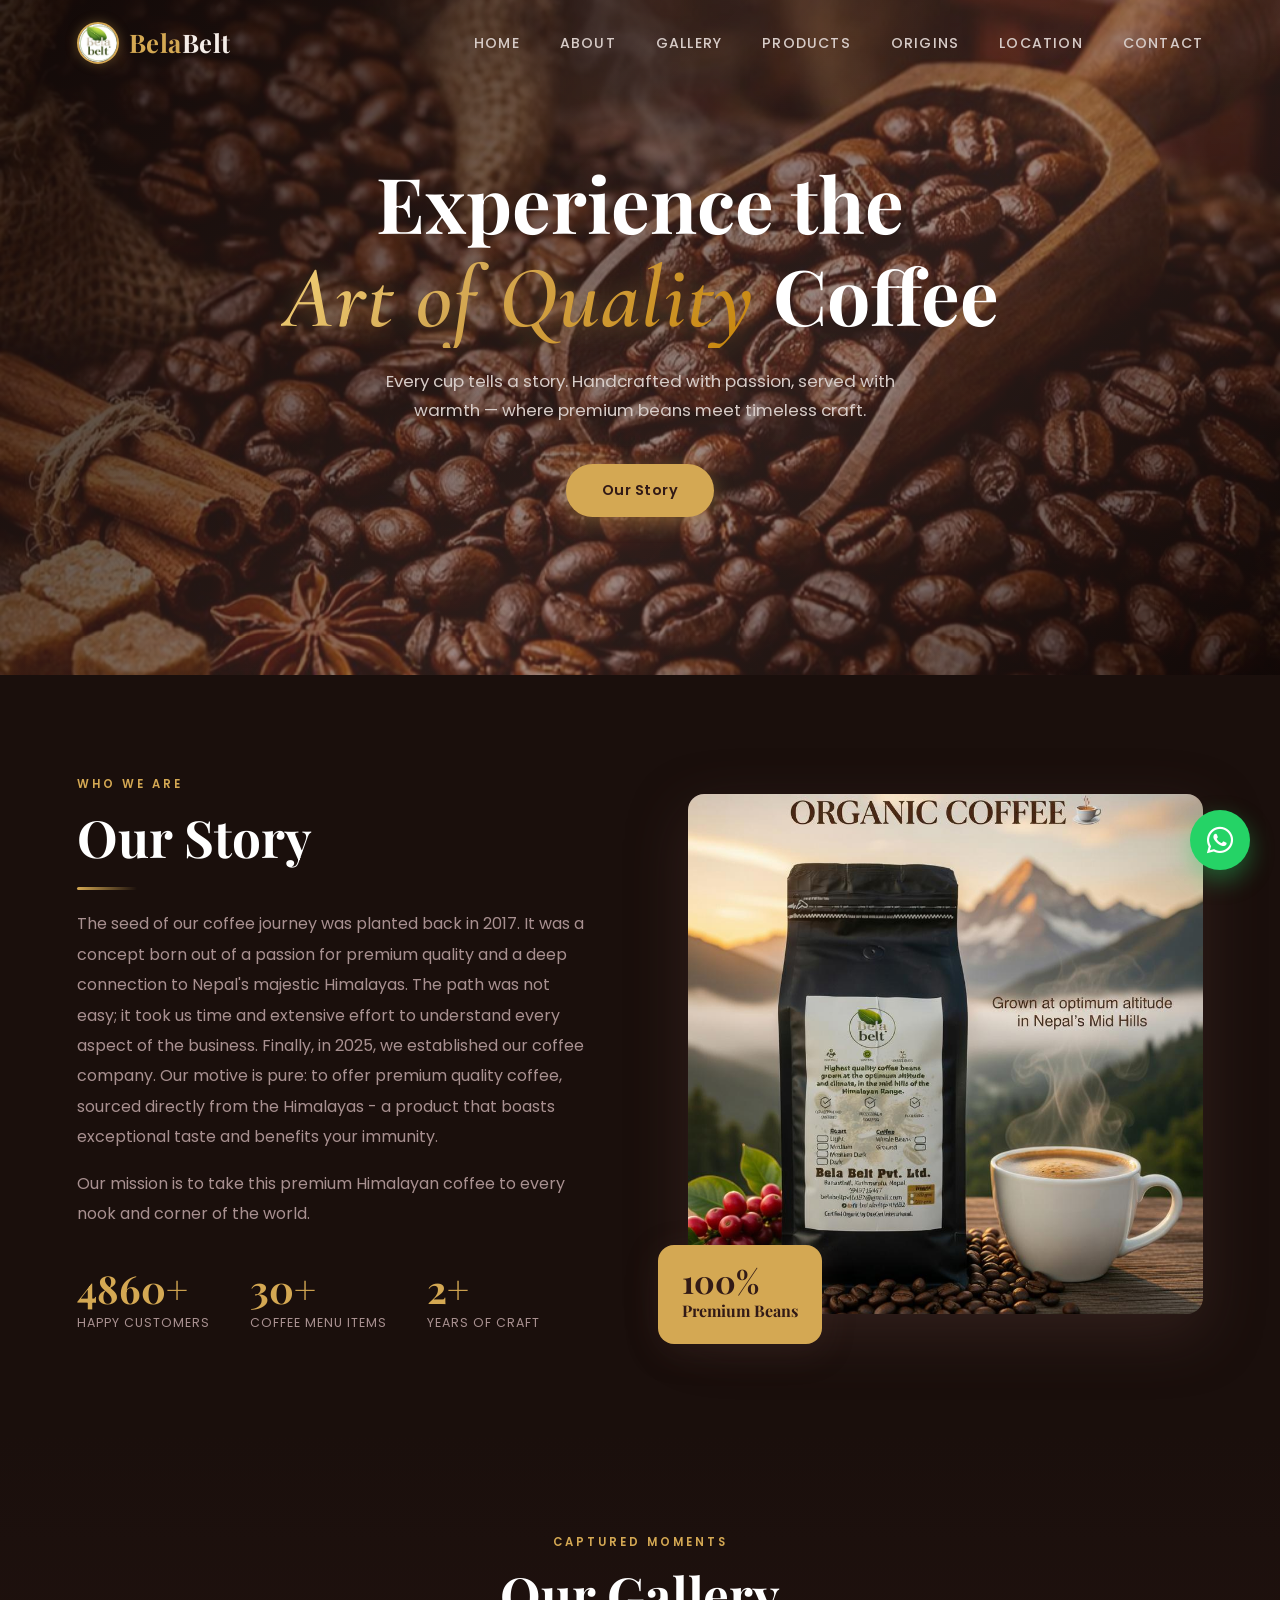
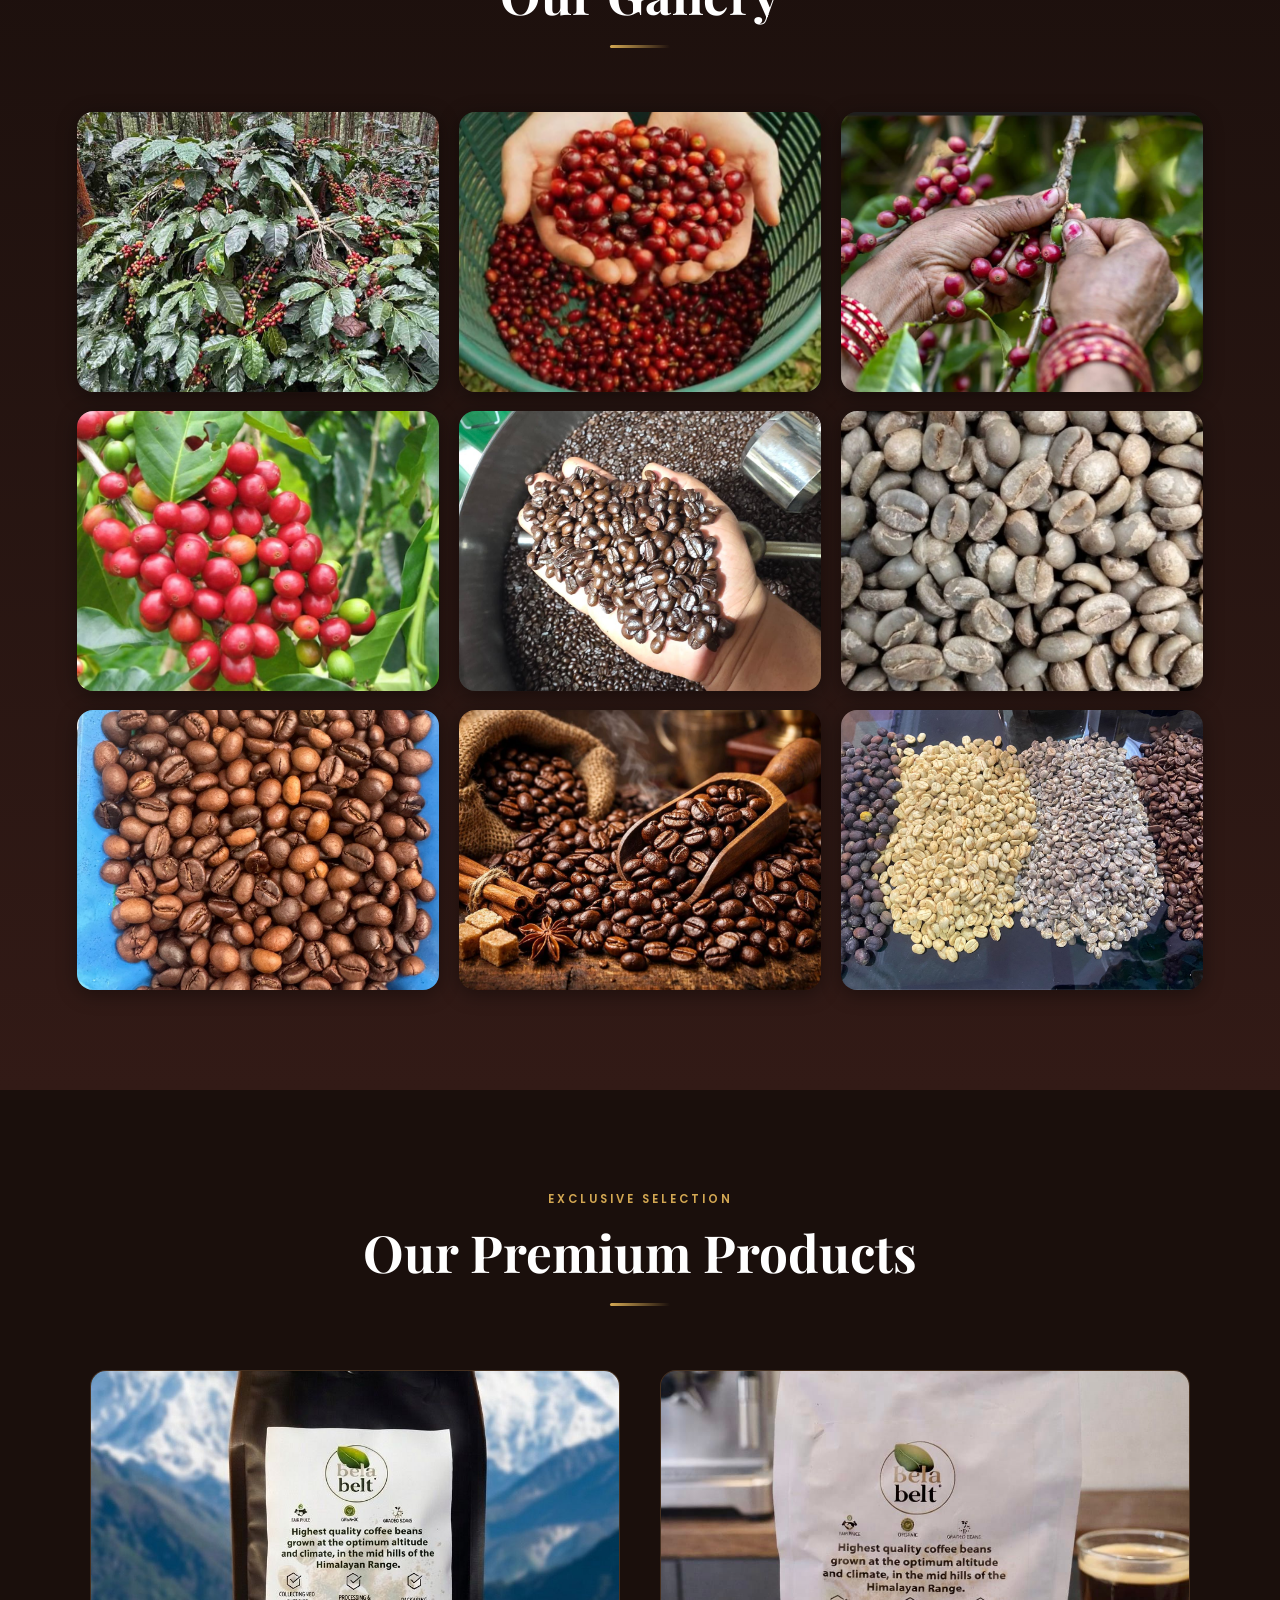
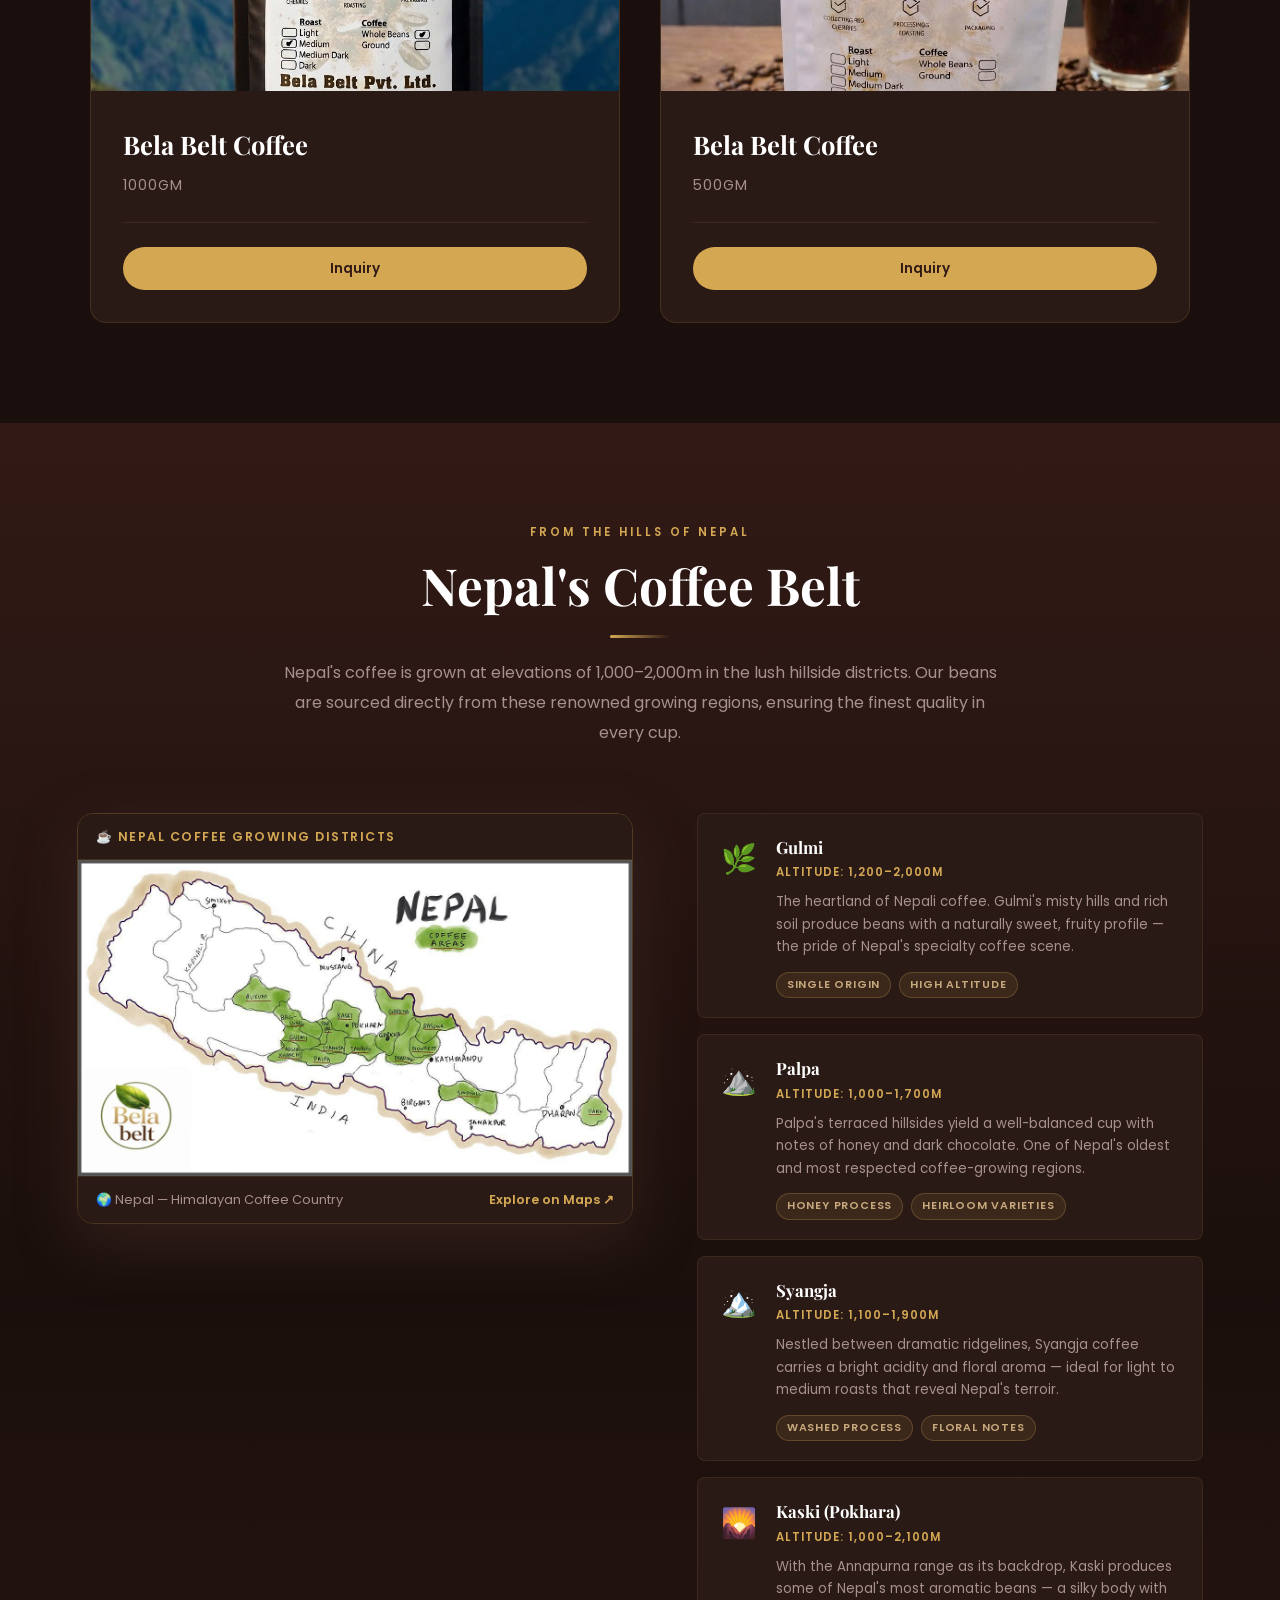
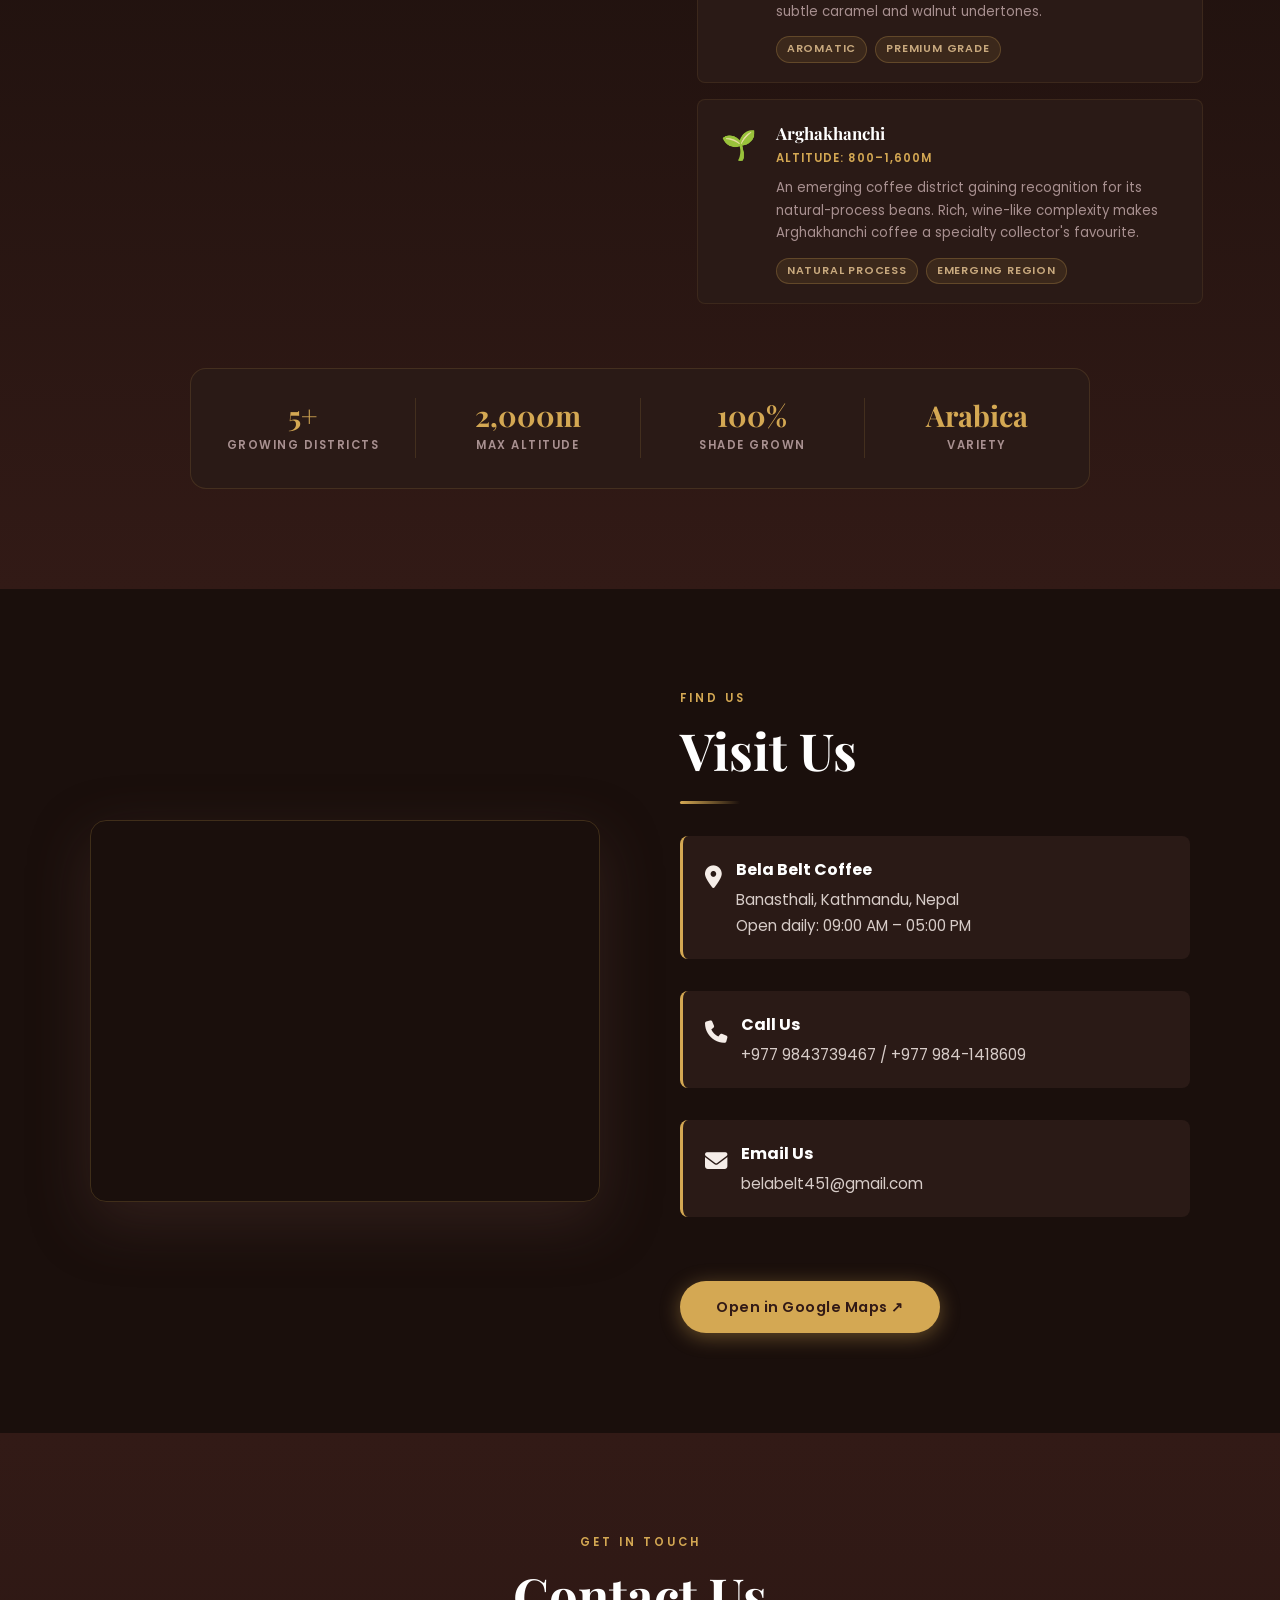
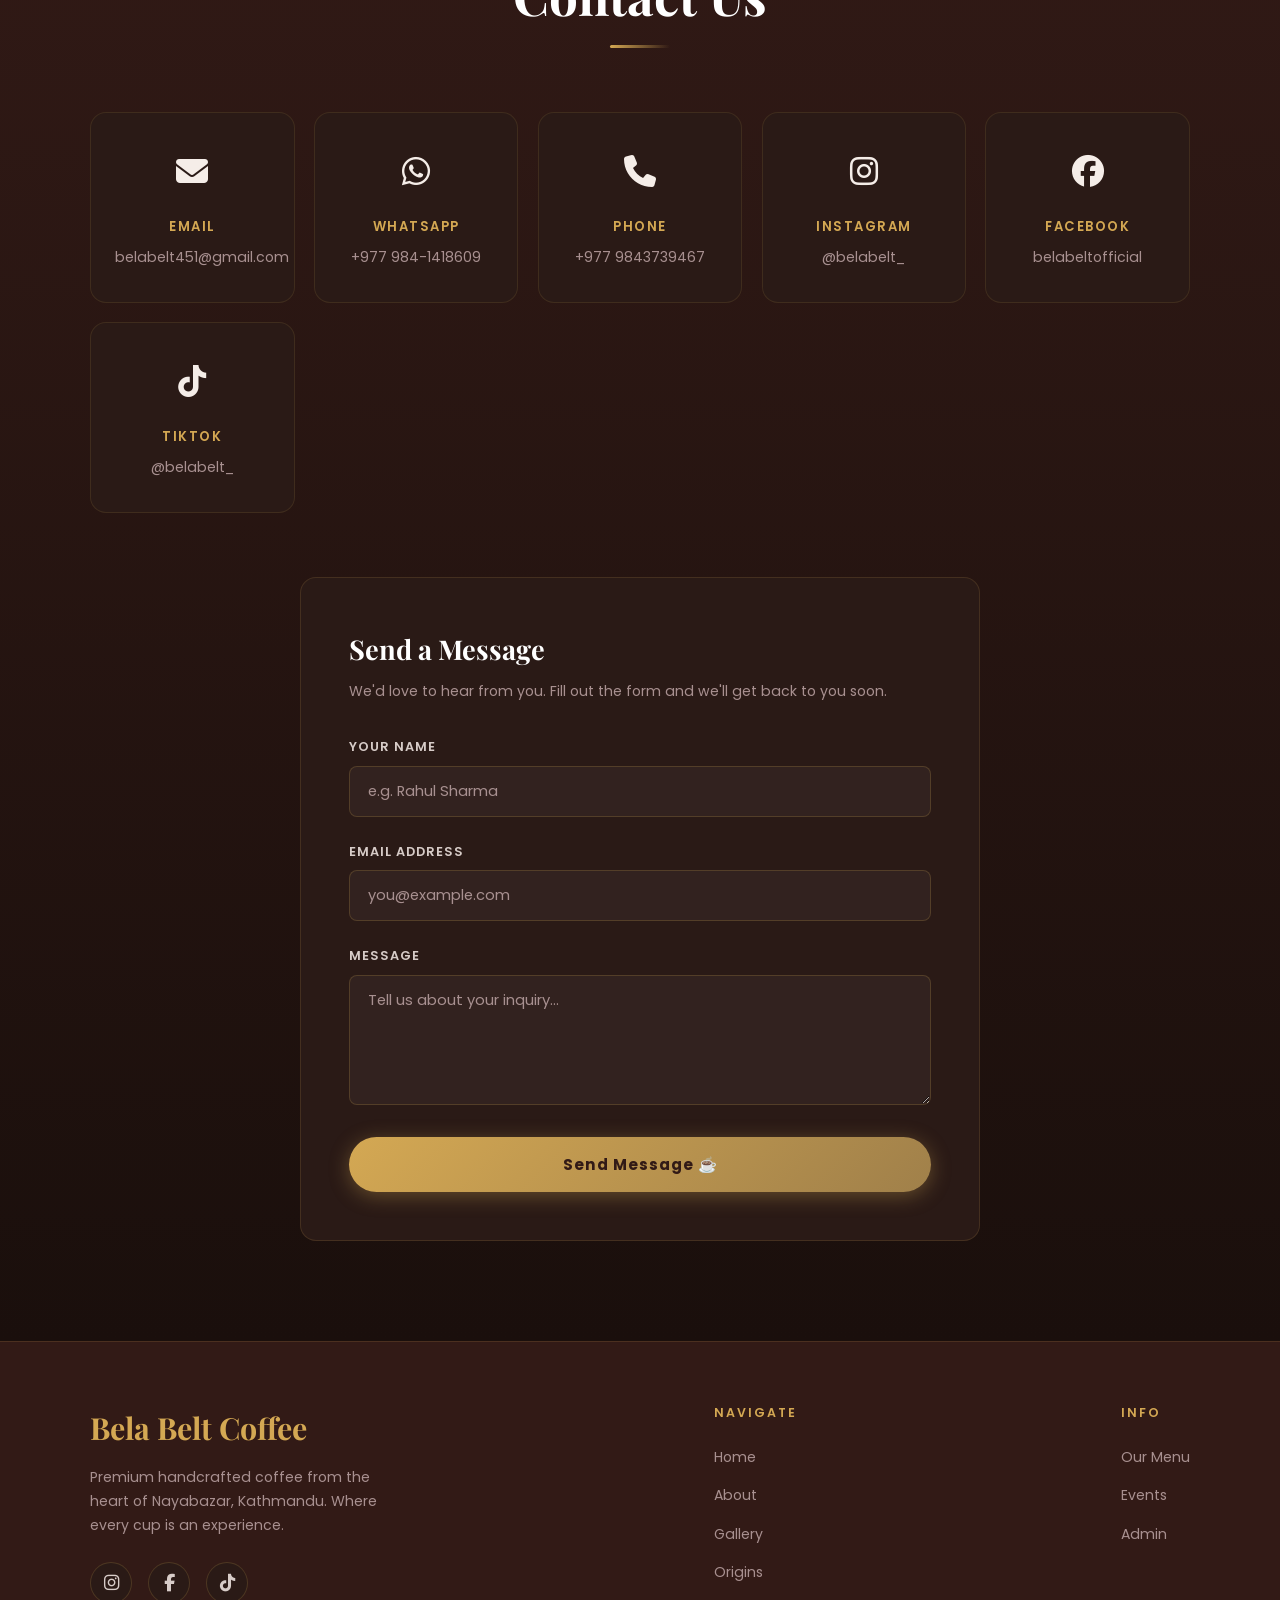
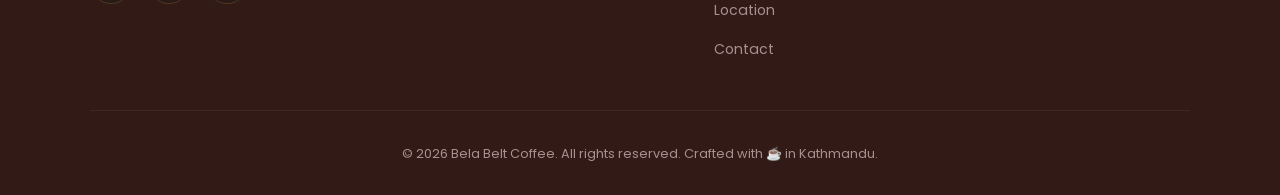
<file: index.html>
<!DOCTYPE html>
<html lang="en">

<head>
  <meta charset="UTF-8" />
  <meta name="viewport" content="width=device-width, initial-scale=1.0" />
  <title>Bela Belt Coffee — Best Premium Coffee in Banasthali, Kathmandu</title>
  <meta name="description"
    content="Discover Bela Belt Coffee, Banasthali's premier coffee destination. We serve handcrafted Himalayan coffee and artisan roasts in a premium, welcoming atmosphere. Best espresso in Kathmandu." />
  <meta name="keywords"
    content="Bela Belt Coffee, Bela Belt, best coffee Kathmandu, Banasthali coffee shop, Himalayan coffee, premium espresso Nepal, Kathmandu coffee roasters" />

  <!-- Open Graph / Social Media -->
  <meta property="og:type" content="website" />
  <meta property="og:title" content="Bela Belt Coffee — Art of Quality" />
  <meta property="og:description"
    content="Experience premium Himalayan coffee in Kathmandu. Visit Bela Belt Coffee today." />
  <meta property="og:image" content="images/img21.jpeg?v=2.9" />

  <!-- Structured Data for SEO -->
  <script type="application/ld+json">
  {
    "@context": "https://schema.org",
    "@type": "Cafe",
    "name": "Bela Belt Coffee",
    "alternateName": "Bela Belt",
    "description": "Premium coffee shop in Kathmandu serving handcrafted Himalayan espresso and artisan roasts.",
    "url": "https://belabelt.com",
    "logo": "https://belabelt.com/images/brandlogo.jpeg?v=2.5",
    "image": "https://belabelt.com/images/img21.jpeg?v=2.5",
    "address": {
      "@type": "PostalAddress",
      "streetAddress": "Banasthali",
      "addressLocality": "Kathmandu",
      "addressCountry": "NP"
    },
    "telephone": "+9779843739467",
    "servesCuisine": "Coffee, Espresso, Himalayan Coffee, Bakery",
    "priceRange": "$$",
    "openingHours": "Mo-Su 09:00 AM - 05:00 PM"
  }
  </script>

  <link rel="stylesheet" href="style.css?v=2.9" />
  <link rel="preconnect" href="https://fonts.googleapis.com">
  <link rel="preconnect" href="https://fonts.gstatic.com" crossorigin>
  <link
    href="https://fonts.googleapis.com/css2?family=Cormorant+Garamond:ital,wght@1,400;1,500;1,600;1,700&family=Playfair+Display:wght@700&family=Poppins:wght@300;400;500;600&display=swap"
    rel="stylesheet">
  <link rel="stylesheet" href="https://cdnjs.cloudflare.com/ajax/libs/font-awesome/6.5.1/css/all.min.css" />
</head>

<body>

  <!-- ══════════════ NAVBAR ══════════════ -->
  <nav id="navbar">
    <div class="nav-logo">
      <img src="images/brandlogo.jpeg?v=2.9" alt="Bela Belt Coffee" class="nav-logo-img" />
      <span class="nav-logo-text">Bela<em>Belt</em></span>
    </div>
    <ul class="nav-links" id="navLinks">
      <li><a href="#hero" onclick="closeNav()">Home</a></li>
      <li><a href="#about" onclick="closeNav()">About</a></li>
      <li><a href="#gallery" onclick="closeNav()">Gallery</a></li>
      <li><a href="#products" onclick="closeNav()">Products</a></li>
      <li><a href="#origins" onclick="closeNav()">Origins</a></li>
      <li><a href="#location" onclick="closeNav()">Location</a></li>
      <li><a href="#contact" onclick="closeNav()">Contact</a></li>
    </ul>
    <div class="nav-toggle" id="navToggle" onclick="toggleNav()" aria-label="Toggle menu">
      <span></span><span></span><span></span>
    </div>
  </nav>

  <!-- ══════════════ HERO ══════════════ -->
  <section id="hero">
    <div class="hero-bg"></div>
    <div class="hero-overlay"></div>
    <div class="hero-content">
      <h1 class="hero-title">Experience the<br><em>Art of Quality</em> Coffee</h1>
      <p class="hero-subtitle">
        Every cup tells a story. Handcrafted with passion, served with warmth — where premium beans meet timeless craft.
      </p>
      <div class="hero-cta">
        <a href="#about" class="btn-primary" id="hero-story-btn">Our Story</a>
      </div>
    </div>
  </section>

  <!-- ══════════════ ABOUT ══════════════ -->
  <section id="about">
    <div class="about-grid">
      <div class="about-text reveal">
        <p class="section-tag">Who We Are</p>
        <h2 class="section-title">Our Story</h2>
        <div class="section-divider"></div>
        <p class="section-text">
          The seed of our coffee journey was planted back in 2017. It was a concept born out of a passion for premium
          quality and a deep connection to Nepal's majestic Himalayas. The path was not easy; it took us time and
          extensive effort to understand every aspect of the business. Finally, in 2025, we established our coffee
          company. Our motive is pure: to offer premium quality coffee, sourced directly from the Himalayas - a product
          that boasts exceptional taste and benefits your immunity.
        </p>
        <p class="section-text" style="margin-top:1rem;">
          Our mission is to take this premium Himalayan coffee to every nook and corner of the world.
        </p>
        <div class="about-stats">
          <div class="stat-item">
            <div class="stat-num" id="stat1">0+</div>
            <div class="stat-label">Happy Customers</div>
          </div>
          <div class="stat-item">
            <div class="stat-num" id="stat2">0+</div>
            <div class="stat-label">Coffee Menu Items</div>
          </div>
          <div class="stat-item">
            <div class="stat-num" id="stat3">9+</div>
            <div class="stat-label">Years of Craft</div>
          </div>
        </div>
      </div>
      <div class="about-image-wrap reveal">
        <img src="images/img6.jpeg?v=2.9" alt="Bela Belt Himalayan Organic Coffee" />
        <div class="about-image-badge">
          <span>100%</span>
          Premium Beans
        </div>
      </div>
    </div>
  </section>

  <!-- ══════════════ GALLERY ══════════════ -->
  <section id="gallery">
    <div class="gallery-header reveal">
      <p class="section-tag">Captured Moments</p>
      <h2 class="section-title">Our Gallery</h2>
      <div class="section-divider"></div>
    </div>
    <div class="gallery-grid" id="galleryGrid">
      <!-- Items injected by JS from localStorage or defaults -->
    </div>
  </section>

  <!-- ══════════════ PRODUCTS ══════════════ -->
  <section id="products">
    <div class="gallery-header reveal">
      <p class="section-tag">Exclusive selection</p>
      <h2 class="section-title">Our Premium Products</h2>
      <div class="section-divider"></div>
    </div>
    <div class="products-grid" id="productsGrid">
      <!-- Items injected by JS from localStorage or defaults -->
    </div>
  </section>

  <!-- ══════════════ COFFEE ORIGINS ══════════════ -->
  <section id="origins">
    <div class="origins-header reveal">
      <p class="section-tag">From the Hills of Nepal</p>
      <h2 class="section-title">Nepal's Coffee Belt</h2>
      <div class="section-divider" style="margin:1.2rem auto;"></div>
      <p class="origins-intro">
        Nepal's coffee is grown at elevations of 1,000–2,000m in the lush hillside districts.
        Our beans are sourced directly from these renowned growing regions, ensuring the finest quality in every cup.
      </p>
    </div>

    <div class="origins-layout">
      <!-- Map -->
      <div class="origins-map-wrap reveal">
        <div class="origins-map-label">☕ Nepal Coffee Growing Districts</div>
        <img src="images/map.jpeg?v=2.9" alt="Nepal Coffee Areas Map — Gulmi, Palpa, Syangja, Kaski, Arghakhanchi"
          class="origins-map-img" loading="lazy" />
        <div class="origins-map-footer">
          <span>🌍 Nepal — Himalayan Coffee Country</span>
          <a href="https://maps.google.com/?q=Gulmi,Nepal" target="_blank">Explore on Maps ↗</a>
        </div>
      </div>

      <!-- Region Cards -->
      <div class="origins-regions">
        <div class="region-card reveal">
          <div class="region-icon">🌿</div>
          <div class="region-info">
            <h4 class="region-name">Gulmi</h4>
            <p class="region-detail">Altitude: 1,200–2,000m</p>
            <p class="region-desc">The heartland of Nepali coffee. Gulmi's misty hills and rich soil produce beans with
              a naturally sweet, fruity profile — the pride of Nepal's specialty coffee scene.</p>
            <div class="region-tags"><span>Single Origin</span><span>High Altitude</span></div>
          </div>
        </div>
        <div class="region-card reveal">
          <div class="region-icon">⛰️</div>
          <div class="region-info">
            <h4 class="region-name">Palpa</h4>
            <p class="region-detail">Altitude: 1,000–1,700m</p>
            <p class="region-desc">Palpa's terraced hillsides yield a well-balanced cup with notes of honey and dark
              chocolate. One of Nepal's oldest and most respected coffee-growing regions.</p>
            <div class="region-tags"><span>Honey Process</span><span>Heirloom Varieties</span></div>
          </div>
        </div>
        <div class="region-card reveal">
          <div class="region-icon">🏔️</div>
          <div class="region-info">
            <h4 class="region-name">Syangja</h4>
            <p class="region-detail">Altitude: 1,100–1,900m</p>
            <p class="region-desc">Nestled between dramatic ridgelines, Syangja coffee carries a bright acidity and
              floral aroma — ideal for light to medium roasts that reveal Nepal's terroir.</p>
            <div class="region-tags"><span>Washed Process</span><span>Floral Notes</span></div>
          </div>
        </div>
        <div class="region-card reveal">
          <div class="region-icon">🌄</div>
          <div class="region-info">
            <h4 class="region-name">Kaski (Pokhara)</h4>
            <p class="region-detail">Altitude: 1,000–2,100m</p>
            <p class="region-desc">With the Annapurna range as its backdrop, Kaski produces some of Nepal's most
              aromatic beans — a silky body with subtle caramel and walnut undertones.</p>
            <div class="region-tags"><span>Aromatic</span><span>Premium Grade</span></div>
          </div>
        </div>
        <div class="region-card reveal">
          <div class="region-icon">🌱</div>
          <div class="region-info">
            <h4 class="region-name">Arghakhanchi</h4>
            <p class="region-detail">Altitude: 800–1,600m</p>
            <p class="region-desc">An emerging coffee district gaining recognition for its natural-process beans. Rich,
              wine-like complexity makes Arghakhanchi coffee a specialty collector's favourite.</p>
            <div class="region-tags"><span>Natural Process</span><span>Emerging Region</span></div>
          </div>
        </div>
      </div>
    </div>

    <!-- Altitude Banner -->
    <div class="origins-banner reveal">
      <div class="banner-item">
        <span class="banner-num">5+</span>
        <span class="banner-lbl">Growing Districts</span>
      </div>
      <div class="banner-divider"></div>
      <div class="banner-item">
        <span class="banner-num">2,000m</span>
        <span class="banner-lbl">Max Altitude</span>
      </div>
      <div class="banner-divider"></div>
      <div class="banner-item">
        <span class="banner-num">100%</span>
        <span class="banner-lbl">Shade Grown</span>
      </div>
      <div class="banner-divider"></div>
      <div class="banner-item">
        <span class="banner-num">Arabica</span>
        <span class="banner-lbl">Variety</span>
      </div>
    </div>
  </section>

  <!-- ══════════════ LOCATION ══════════════ -->
  <section id="location">
    <div class="location-inner">
      <div class="location-map reveal">
        <iframe
          src="https://www.google.com/maps/embed?pb=!1m18!1m12!1m3!1d3531.7647891539!2d85.30699331744386!3d27.707186400000003!2m3!1f0!2f0!3f0!3m2!1i1024!2i768!4f13.1!3m3!1m2!1s0x39eb193800000001%3A0x2b6d5b6b5b5b5b5b!2sNayabazar%2C%20Kathmandu!5e0!3m2!1sen!2snp!4v1710000000000!5m2!1sen!2snp"
          allowfullscreen="" loading="lazy" referrerpolicy="no-referrer-when-downgrade"
          title="Bela Belt Coffee Location Map">
        </iframe>
      </div>
      <div class="reveal">
        <p class="section-tag">Find Us</p>
        <h2 class="section-title">Visit Us</h2>
        <div class="section-divider"></div>
        <div class="location-address">
          <span class="location-icon"><i class="fa-solid fa-location-dot"></i></span>
          <div>
            <p><strong>Bela Belt Coffee</strong>Banasthali, Kathmandu, Nepal<br>Open daily: 09:00 AM – 05:00 PM</p>
          </div>
        </div>
        <div class="location-address" style="margin-top:1rem;">
          <span class="location-icon"><i class="fa-solid fa-phone"></i></span>
          <div>
            <p><strong>Call Us</strong>+977 9843739467 / +977 984-1418609</p>
          </div>
        </div>
        <div class="location-address" style="margin-top:1rem;">
          <span class="location-icon"><i class="fa-solid fa-envelope"></i></span>
          <div>
            <p><strong>Email Us</strong>belabelt451@gmail.com</p>
          </div>
        </div>
        <a href="https://maps.google.com/?q=Banasthali,Kathmandu" target="_blank" class="btn-primary" id="maps-btn"
          style="display:inline-block;margin-top:2rem;">
          Open in Google Maps ↗
        </a>
      </div>
    </div>
  </section>

  <!-- ══════════════ CONTACT ══════════════ -->
  <section id="contact">
    <div class="contact-inner">
      <div class="contact-header reveal">
        <p class="section-tag">Get In Touch</p>
        <h2 class="section-title">Contact Us</h2>
        <div class="section-divider"></div>
      </div>
      <div class="contact-cards reveal">
        <a href="mailto:belabelt451@gmail.com" class="contact-card" id="card-email">
          <div class="contact-card-icon"><i class="fa-solid fa-envelope"></i></div>
          <h4>Email</h4>
          <p>belabelt451@gmail.com</p>
        </a>
        <a href="https://wa.me/9779841418609?text=Hello%20Bela%20Belt%20Coffee!%20I%20have%20an%20inquiry." 
           class="contact-card" id="card-whatsapp" target="_blank">
          <div class="contact-card-icon">
            <i class="fa-brands fa-whatsapp"></i>
          </div>
          <h4>WhatsApp</h4>
          <p>+977 984-1418609</p>
        </a>
        <a href="tel:+9779843739467" class="contact-card" id="card-phone">
          <div class="contact-card-icon"><i class="fa-solid fa-phone"></i></div>
          <h4>Phone</h4>
          <p>+977 9843739467</p>
        </a>
        <a href="https://www.instagram.com/belabelt_" target="_blank" class="contact-card" id="card-insta">
          <div class="contact-card-icon"><i class="fa-brands fa-instagram"></i></div>
          <h4>Instagram</h4>
          <p>@belabelt_</p>
        </a>
        <a href="https://www.facebook.com/belabeltofficial" target="_blank" class="contact-card" id="card-fb">
          <div class="contact-card-icon"><i class="fa-brands fa-facebook"></i></div>
          <h4>Facebook</h4>
          <p>belabeltofficial</p>
        </a>
        <a href="https://www.tiktok.com/belabelt_" target="_blank" class="contact-card" id="card-tiktok">
          <div class="contact-card-icon"><i class="fa-brands fa-tiktok"></i></div>
          <h4>TikTok</h4>
          <p>@belabelt_</p>
        </a>
      </div>
      <div class="contact-form-wrap reveal">
        <h3 class="form-title">Send a Message</h3>
        <p class="form-subtitle">We'd love to hear from you. Fill out the form and we'll get back to you soon.</p>
        <form id="contactForm" novalidate>
          <div class="form-group">
            <label for="contactName">Your Name</label>
            <input type="text" id="contactName" placeholder="e.g. Rahul Sharma" autocomplete="name" />
            <span class="form-error" id="err-name">Please enter your name.</span>
          </div>
          <div class="form-group">
            <label for="contactEmail">Email Address</label>
            <input type="email" id="contactEmail" placeholder="you@example.com" autocomplete="email" />
            <span class="form-error" id="err-email">Please enter a valid email address.</span>
          </div>
          <div class="form-group">
            <label for="contactMessage">Message</label>
            <textarea id="contactMessage" placeholder="Tell us about your inquiry..."></textarea>
            <span class="form-error" id="err-msg">Please enter a message (min 10 characters).</span>
          </div>
          <button type="submit" class="btn-submit" id="submitBtn">Send Message ☕</button>
          <div class="form-success" id="formSuccess">
            ✅ Your message has been sent! We'll reach out soon.
          </div>
        </form>
      </div>
    </div>
  </section>

  <!-- ══════════════ FOOTER ══════════════ -->
  <footer>
    <div class="footer-inner">
      <div class="footer-top">
        <div class="footer-brand">
          <div class="footer-logo">Bela Belt Coffee</div>
          <p class="footer-tagline">
            Premium handcrafted coffee from the heart of Nayabazar, Kathmandu. Where every cup is an experience.
          </p>
          <div class="social-icons" style="margin-top:1.5rem;">
            <a href="https://www.instagram.com/belabelt_" target="_blank" class="social-icon" title="Instagram"
              id="footer-insta"><i class="fa-brands fa-instagram"></i></a>
            <a href="https://www.facebook.com/belabeltofficial" target="_blank" class="social-icon" title="Facebook"
              id="footer-fb"><i class="fa-brands fa-facebook-f"></i></a>
            <a href="https://www.tiktok.com/belabelt_" target="_blank" class="social-icon" title="TikTok"
              id="footer-tiktok"><i class="fa-brands fa-tiktok"></i></a>
          </div>
        </div>
        <div class="footer-links">
          <h5>Navigate</h5>
          <ul>
            <li><a href="#hero">Home</a></li>
            <li><a href="#about">About</a></li>
            <li><a href="#gallery">Gallery</a></li>
            <li><a href="#origins">Origins</a></li>
            <li><a href="#location">Location</a></li>
            <li><a href="#contact">Contact</a></li>
          </ul>
        </div>
        <div class="footer-links">
          <h5>Info</h5>
          <ul>
            <li><a href="#">Our Menu</a></li>
            <li><a href="#">Events</a></li>
            <li><a href="admin.html">Admin</a></li>
          </ul>
        </div>
      </div>
      <div class="footer-bottom">
        <p>&copy; 2026 Bela Belt Coffee. All rights reserved. Crafted with ☕ in Kathmandu.</p>
      </div>
    </div>
  </footer>

  <!-- ══════════════ WHATSAPP FLOATER ══════════════ -->
  <a href="https://wa.me/9779841418609?text=Hello%20Bela%20Belt%20Coffee!%20I%20have%20an%20inquiry." class="whatsapp-float" target="_blank" title="Chat with us on WhatsApp" aria-label="WhatsApp Chat">
    <i class="fa-brands fa-whatsapp"></i>
  </a>

  <script src="script.js?v=2.9"></script>
</body>

</html>
</file>
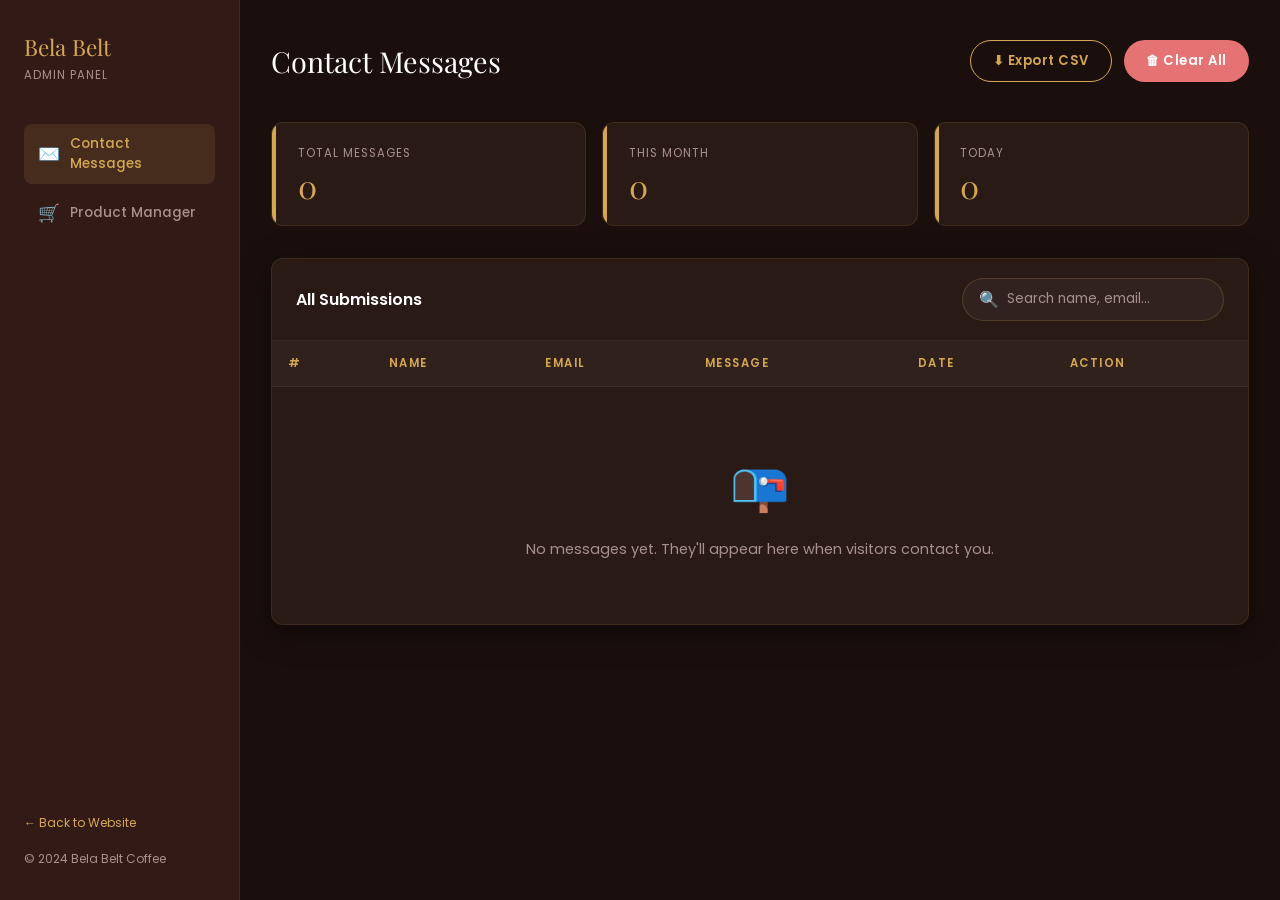
<file: admindipu.html>
<!DOCTYPE html>
<html lang="en">
<head>
  <meta charset="UTF-8" />
  <meta name="viewport" content="width=device-width, initial-scale=1.0" />
  <title>Admin Panel — Bela Belt Coffee</title>
  <link rel="preconnect" href="https://fonts.googleapis.com">
  <link href="https://fonts.googleapis.com/css2?family=Playfair+Display:wght@700&family=Poppins:wght@300;400;500;600;700&display=swap" rel="stylesheet">
  <style>
    :root {
      --primary:    #4E342E;
      --primary-dark:#321a16;
      --gold:       #D4A853;
      --accent:     #C8A97E;
      --bg-dark:    #1a0f0c;
      --bg-card:    #2a1a16;
      --secondary:  #D7CCC8;
      --muted:      #a89090;
      --white:      #ffffff;
      --danger:     #e57373;
      --success:    #81c784;
      --radius:     12px;
      --shadow:     0 8px 32px rgba(0,0,0,0.45);
    }
    *, *::before, *::after { margin:0; padding:0; box-sizing:border-box; }
    html { font-size:16px; }
    body {
      font-family: 'Poppins', sans-serif;
      background: var(--bg-dark);
      color: var(--secondary);
      min-height: 100vh;
    }
    ::-webkit-scrollbar { width:6px; }
    ::-webkit-scrollbar-thumb { background: var(--gold); border-radius:3px; }

    /* ── SIDEBAR ── */
    .layout { display:flex; min-height:100vh; }
    .sidebar {
      width: 240px;
      background: var(--primary-dark);
      border-right: 1px solid rgba(212,168,83,0.12);
      display: flex;
      flex-direction: column;
      padding: 2rem 1.5rem;
      position: sticky;
      top: 0;
      height: 100vh;
      overflow-y: auto;
    }
    .sidebar-logo {
      font-family: 'Playfair Display', serif;
      font-size: 1.4rem;
      color: var(--gold);
      margin-bottom: 0.3rem;
    }
    .sidebar-sub { font-size:0.72rem; color:var(--muted); letter-spacing:1px; text-transform:uppercase; margin-bottom:2.5rem; }
    .sidebar-nav { display:flex; flex-direction:column; gap:0.4rem; }
    .nav-item {
      display:flex; align-items:center; gap:10px;
      padding: 10px 14px;
      border-radius: 8px;
      font-size: 0.85rem;
      font-weight: 500;
      color: var(--muted);
      cursor: pointer;
      transition: all 0.25s;
    }
    .nav-item:hover, .nav-item.active {
      background: rgba(212,168,83,0.12);
      color: var(--gold);
    }
    .nav-item .icon { font-size:1.1rem; }
    .sidebar-footer { margin-top:auto; font-size:0.75rem; color:var(--muted); padding-top:2rem; }
    .sidebar-footer a { color:var(--gold); text-decoration:none; }

    /* ── MAIN ── */
    .main { flex:1; padding:2.5rem 3%; overflow:auto; }

    /* ── TOPBAR ── */
    .topbar {
      display:flex; align-items:center; justify-content:space-between;
      margin-bottom: 2.5rem;
      flex-wrap: wrap;
      gap: 1rem;
    }
    .topbar-title {
      font-family: 'Playfair Display', serif;
      font-size: 1.8rem;
      color: var(--white);
    }
    .topbar-actions { display:flex; gap:0.8rem; flex-wrap:wrap; }

    /* ── BUTTONS ── */
    .btn {
      padding:10px 22px;
      border:none; border-radius:50px;
      font-family:'Poppins',sans-serif; font-size:0.82rem; font-weight:600;
      letter-spacing:0.5px; cursor:pointer; transition:all 0.3s ease;
    }
    .btn-gold {
      background: var(--gold); color: var(--primary-dark);
      box-shadow: 0 4px 16px rgba(212,168,83,0.3);
    }
    .btn-gold:hover { transform:translateY(-2px); box-shadow:0 8px 24px rgba(212,168,83,0.5); }
    .btn-outline-gold {
      background:transparent; color:var(--gold);
      border:1.5px solid var(--gold);
    }
    .btn-outline-gold:hover { background: rgba(212,168,83,0.1); }
    .btn-danger { background: var(--danger); color: #fff; }
    .btn-danger:hover { transform:translateY(-2px); }
    .btn-sm { padding:7px 16px; font-size:0.78rem; }

    /* ── STATS ROW ── */
    .stats-row {
      display:grid; grid-template-columns:repeat(auto-fit, minmax(160px,1fr));
      gap:1rem; margin-bottom:2rem;
    }
    .stat-card {
      background: var(--bg-card);
      border:1px solid rgba(212,168,83,0.12);
      border-radius: var(--radius);
      padding:1.4rem 1.6rem;
      position:relative; overflow:hidden;
    }
    .stat-card::before {
      content:''; position:absolute; top:0; left:0; width:4px; height:100%;
      background: var(--gold);
    }
    .stat-label { font-size:0.72rem; text-transform:uppercase; letter-spacing:1px; color:var(--muted); margin-bottom:0.5rem; }
    .stat-value { font-family:'Playfair Display',serif; font-size:2rem; color:var(--gold); line-height:1; }

    /* ── TABS ── */
    .tabs { display:flex; gap:0.5rem; margin-bottom:2rem; border-bottom:1px solid rgba(255,255,255,0.08); }
    .tab {
      padding:10px 24px; font-size:0.85rem; font-weight:500;
      color:var(--muted); cursor:pointer; border:none; background:none;
      border-bottom:2px solid transparent; margin-bottom:-1px;
      font-family:'Poppins',sans-serif; transition:all 0.25s;
    }
    .tab.active { color:var(--gold); border-bottom-color:var(--gold); }
    .tab:hover { color:var(--secondary); }
    .tab-panel { display:none; }
    .tab-panel.active { display:block; }

    /* ── TABLE ── */
    .table-wrap {
      background: var(--bg-card);
      border:1px solid rgba(212,168,83,0.12);
      border-radius: var(--radius);
      overflow:hidden;
      box-shadow: var(--shadow);
    }
    .table-toolbar {
      padding:1.2rem 1.5rem;
      display:flex; align-items:center; justify-content:space-between;
      border-bottom:1px solid rgba(255,255,255,0.06);
      flex-wrap:wrap; gap:1rem;
    }
    .table-toolbar h3 { font-size:1rem; font-weight:600; color:var(--white); }
    .search-box {
      display:flex; align-items:center; gap:8px;
      background:rgba(255,255,255,0.04);
      border:1px solid rgba(212,168,83,0.2);
      border-radius:50px; padding:8px 16px;
    }
    .search-box input {
      background:none; border:none; outline:none;
      color:var(--secondary); font-family:'Poppins',sans-serif;
      font-size:0.83rem; width:200px;
    }
    .search-box input::placeholder { color:var(--muted); }
    table { width:100%; border-collapse:collapse; }
    thead tr { background:rgba(255,255,255,0.03); }
    th {
      padding:14px 16px; text-align:left;
      font-size:0.72rem; font-weight:600; letter-spacing:1.5px;
      text-transform:uppercase; color:var(--gold);
      border-bottom:1px solid rgba(255,255,255,0.06);
    }
    td {
      padding:14px 16px; font-size:0.85rem; color:var(--secondary);
      border-bottom:1px solid rgba(255,255,255,0.04);
      vertical-align:top;
    }
    tr:last-child td { border-bottom:none; }
    tr:hover td { background:rgba(212,168,83,0.04); }
    .msg-cell { max-width:320px; color:var(--muted); font-size:0.82rem; line-height:1.6; }
    .date-cell { font-size:0.78rem; color:var(--muted); white-space:nowrap; }
    .badge {
      display:inline-block; padding:3px 12px; border-radius:50px;
      font-size:0.7rem; font-weight:600; background:rgba(212,168,83,0.15);
      color:var(--gold); border:1px solid rgba(212,168,83,0.3);
    }
    .empty-state {
      text-align:center; padding:4rem 2rem; color:var(--muted);
    }
    .empty-state .icon { font-size:3rem; margin-bottom:1rem; }
    .empty-state p { font-size:0.9rem; }

    .file-input-label:hover { background:rgba(212,168,83,0.22); }
    .file-input { display:none; }

    /* ── MODAL ── */
    .modal-overlay {
      display:none; position:fixed; inset:0;
      background:rgba(10,5,3,0.85); backdrop-filter:blur(6px);
      z-index:2000; align-items:center; justify-content:center;
    }
    .modal-overlay.open { display:flex; }
    .modal {
      background:var(--bg-card);
      border:1px solid rgba(212,168,83,0.2);
      border-radius:var(--radius); padding:2.5rem;
      max-width:520px; width:90%;
      box-shadow: 0 24px 80px rgba(0,0,0,0.7);
    }
    .modal h3 { font-family:'Playfair Display',serif; font-size:1.4rem; color:var(--white); margin-bottom:0.5rem; }
    .modal p { font-size:0.85rem; color:var(--muted); margin-bottom:1.5rem; }
    .modal-detail { font-size:0.88rem; color:var(--secondary); line-height:1.8; }
    .modal-detail strong { color:var(--gold); }
    .modal-actions { display:flex; gap:0.8rem; margin-top:2rem; justify-content:flex-end; }

    /* ── TOAST ── */
    #toast {
      position:fixed; bottom:30px; right:30px;
      background:var(--gold); color:var(--primary-dark);
      padding:12px 24px; border-radius:50px;
      font-size:0.85rem; font-weight:600;
      opacity:0; transform:translateY(20px);
      transition:all 0.35s ease; z-index:3000;
      pointer-events:none;
    }
    #toast.show { opacity:1; transform:translateY(0); }

    /* ── MOBILE NAV ── */
    .nav-mobile {
      display:none; 
      background:var(--primary-dark); padding:1rem 1.5rem;
      border-bottom:1px solid rgba(212,168,83,0.12);
      position:sticky; top:0; z-index:1500;
      justify-content:space-between; align-items:center;
    }
    .mobile-nav-items { display:flex; gap:0.5rem; }
    .mobile-tab-btn {
      padding:6px 14px; font-size:0.75rem; font-weight:600;
      background:rgba(212,168,83,0.1); border:1px solid rgba(212,168,83,0.2);
      border-radius:50px; color:var(--muted); cursor:pointer;
    }
    .mobile-tab-btn.active { background:var(--gold); color:var(--primary-dark); }

    /* ── RESPONSIVE ── */
    @media(max-width:900px) {
      .sidebar { display:none; }
      .nav-mobile { display:flex; }
      .main { padding:1.5rem 1.2rem; }
      .topbar { margin-top: 1rem; }
      .topbar-title { font-size:1.4rem; }
    }
    @media(max-width:560px) {
      .stats-row { grid-template-columns:1fr; }
      .search-box input { width:100px; }
      .topbar-actions { width: 100%; justify-content: space-between; gap: 0.5rem; }
      .topbar-actions .btn { flex: 1; padding: 10px 0; text-align: center; font-size: 0.75rem; }
      .modal { padding: 1.5rem; width: 95%; }
    }
  </style>
</head>
<body>

<div class="layout">
  <!-- ── SIDEBAR ── -->
  <aside class="sidebar">
    <div class="sidebar-logo">Bela Belt</div>
    <div class="sidebar-sub">Admin Panel</div>
    <nav class="sidebar-nav">
      <div class="nav-item active" onclick="showTab('contacts')">
        <span class="icon">✉️</span> Contact Messages
      </div>
      <div class="nav-item" onclick="showTab('products')">
        <span class="icon">🛒</span> Product Manager
      </div>
    </nav>
    <div class="sidebar-footer">
      <a href="index.html">← Back to Website</a><br><br>
      &copy; 2024 Bela Belt Coffee
    </div>
  </aside>

  <!-- ── MAIN ── -->
  <main class="main" style="padding:0;">
    <!-- Mobile Nav -->
    <div class="nav-mobile">
      <div class="sidebar-logo" style="margin-bottom:0; font-size:1.1rem;">Bela Belt</div>
      <div class="mobile-nav-items">
        <button class="mobile-tab-btn active" onclick="showTab('contacts')">✉️ Messages</button>
        <button class="mobile-tab-btn" onclick="showTab('products')">🛒 Products</button>
      </div>
    </div>

    <!-- Inner Padding Wrapper -->
    <div style="padding: 2.5rem 3%;">
      <!-- Topbar -->
      <div class="topbar">
      <div>
        <div class="topbar-title" id="pageTitle">Contact Messages</div>
      </div>
      <div class="topbar-actions" id="topbarActions">
        <button class="btn btn-outline-gold" onclick="exportCSV()" id="btn-export">⬇ Export CSV</button>
        <button class="btn btn-danger" onclick="confirmClearAll()" id="btn-clear">🗑 Clear All</button>
      </div>
    </div>

    <!-- Stats -->
    <div class="stats-row" id="statsRow">
      <div class="stat-card">
        <div class="stat-label">Total Messages</div>
        <div class="stat-value" id="sc-total">0</div>
      </div>
      <div class="stat-card">
        <div class="stat-label">This Month</div>
        <div class="stat-value" id="sc-month">0</div>
      </div>
      <div class="stat-card">
        <div class="stat-label">Today</div>
        <div class="stat-value" id="sc-today">0</div>
      </div>
    </div>

    <!-- Tabs (Hidden as only 1 tab now) -->
    <div class="tabs" style="display:none;">
      <button class="tab active">Contact Messages</button>
    </div>

    <!-- Tab: Contacts -->
    <div class="tab-panel active" id="panel-contacts">
      <div class="table-wrap">
        <div class="table-toolbar">
          <h3>All Submissions</h3>
          <div class="search-box">
            <span>🔍</span>
            <input type="text" id="searchInput" placeholder="Search name, email…" oninput="filterTable()" />
          </div>
        </div>
        <div style="overflow-x:auto;">
          <table>
            <thead>
              <tr>
                <th>#</th>
                <th>Name</th>
                <th>Email</th>
                <th>Message</th>
                <th>Date</th>
                <th>Action</th>
              </tr>
            </thead>
            <tbody id="contactTableBody"></tbody>
          </table>
        </div>
        <div id="emptyState" class="empty-state" style="display:none;">
          <div class="icon">📭</div>
          <p>No messages yet. They'll appear here when visitors contact you.</p>
        </div>
      </div>
    </div>

    <!-- Tab: Products -->
    <div class="tab-panel" id="panel-products">
      <div class="table-wrap">
        <div class="table-toolbar">
          <h3>Manage Products</h3>
          <p style="font-size: 0.8rem; color: var(--muted);">Click edit to change name, price, or quantity.</p>
        </div>
        <div style="overflow-x:auto;">
          <table>
            <thead>
              <tr>
                <th>Image</th>
                <th>Product Name</th>
                <th>Quantity</th>
                <th>Action</th>
              </tr>
            </thead>
            <tbody id="adminProductsTableBody"></tbody>
          </table>
        </div>
      </div>
    </div>

      </div>
    </div>
  </main>
</div>

<!-- Detail Modal -->
<div class="modal-overlay" id="detailModal">
  <div class="modal">
    <h3 id="modalTitle">Message Detail</h3>
    <p id="modalSubtitle">Full contact submission from a visitor.</p>
    <div class="modal-detail" id="modalContent"></div>
    <div class="modal-actions">
      <button class="btn btn-outline-gold" onclick="closeModal()">Close</button>
      <button class="btn btn-danger btn-sm" id="modalDeleteBtn">Delete</button>
      <button class="btn btn-gold btn-sm" id="modalSaveBtn" style="display:none;">Save Changes</button>
    </div>
  </div>
</div>

<!-- Clear All Confirm Modal -->
<div class="modal-overlay" id="clearModal">
  <div class="modal">
    <h3>⚠️ Clear All Messages?</h3>
    <p>This will permanently delete all contact form submissions. This action cannot be undone.</p>
    <div class="modal-actions">
      <button class="btn btn-outline-gold" onclick="closeClearModal()">Cancel</button>
      <button class="btn btn-danger" onclick="clearAll()">Yes, Delete All</button>
    </div>
  </div>
</div>

<!-- Toast -->
<div id="toast"></div>

<script>
/* ─── Data Helpers ─────────────────────────────────────── */
function getContacts() {
  try { return JSON.parse(localStorage.getItem('bb_contacts')) || []; }
  catch { return []; }
}

/* ─── Toast ────────────────────────────────────────────── */
function showToast(msg) {
  const t = document.getElementById('toast');
  if (!t) return;
  t.textContent = msg;
  t.classList.add('show');
  setTimeout(() => t.classList.remove('show'), 3000);
}

/* ─── Stats ────────────────────────────────────────────── */
function updateStats() {
  const data = getContacts();
  const now = new Date();
  const thisMonth = now.getMonth();
  const today = now.toDateString();
  const scTotal = document.getElementById('sc-total');
  const scMonth = document.getElementById('sc-month');
  const scToday = document.getElementById('sc-today');
  if (scTotal) scTotal.textContent = data.length;
  if (scMonth) scMonth.textContent = data.filter(d => { try { return new Date(d.id).getMonth() === thisMonth; } catch{return false;} }).length;
  if (scToday) scToday.textContent = data.filter(d => { try { return new Date(d.id).toDateString() === today; } catch{return false;} }).length;
}

/* ─── Tabs ────────────────────────────────────────────── */
function showTab(tab) {
  document.querySelectorAll('.tab-panel').forEach(p => p.classList.remove('active'));
  document.querySelectorAll('.nav-item').forEach(i => i.classList.remove('active'));
  document.querySelectorAll('.mobile-tab-btn').forEach(b => b.classList.remove('active'));
  
  if (tab === 'contacts') {
    document.getElementById('panel-contacts').classList.add('active');
    document.querySelectorAll('.nav-item')[0].classList.add('active');
    document.querySelectorAll('.mobile-tab-btn')[0].classList.add('active');
    document.getElementById('pageTitle').textContent = 'Contact Messages';
    document.getElementById('topbarActions').style.display = 'flex';
    document.getElementById('statsRow').style.display = 'grid';
    renderTable(getContacts());
  } else {
    document.getElementById('panel-products').classList.add('active');
    document.querySelectorAll('.nav-item')[1].classList.add('active');
    document.querySelectorAll('.mobile-tab-btn')[1].classList.add('active');
    document.getElementById('pageTitle').textContent = 'Product Manager';
    document.getElementById('topbarActions').style.display = 'none';
    document.getElementById('statsRow').style.display = 'none';
    renderAdminProducts();
  }
}

/* ─── Contact Table ────────────────────────────────────── */
let currentDeleteId = null;

function renderTable(data) {
  const tbody = document.getElementById('contactTableBody');
  const empty = document.getElementById('emptyState');
  if (!tbody) return;
  if (!data || data.length === 0) {
    tbody.innerHTML = '';
    empty.style.display = 'block';
    return;
  }
  empty.style.display = 'none';
  tbody.innerHTML = data.map((entry, i) => `
    <tr>
      <td><span class="badge">${i + 1}</span></td>
      <td style="font-weight:600; color:var(--white);">${escape(entry.name)}</td>
      <td><a href="mailto:${entry.email}" style="color:var(--gold);">${escape(entry.email)}</a></td>
      <td class="msg-cell">${escape(entry.message).substring(0, 100)}${entry.message.length > 100 ? '…' : ''}</td>
      <td class="date-cell">${entry.date}</td>
      <td>
        <button class="btn btn-outline-gold btn-sm" onclick="openDetail('${entry.id}')">View</button>
      </td>
    </tr>`).join('');
}

function escape(str) {
  return String(str).replace(/&/g,'&amp;').replace(/</g,'&lt;').replace(/>/g,'&gt;').replace(/"/g,'&quot;');
}

function filterTable() {
  const q = document.getElementById('searchInput').value.toLowerCase();
  const data = getContacts().filter(e =>
    e.name.toLowerCase().includes(q) || e.email.toLowerCase().includes(q) || e.message.toLowerCase().includes(q)
  );
  renderTable(data);
}

function openDetail(id) {
  const entry = getContacts().find(e => String(e.id) === String(id));
  if (!entry) return;
  currentDeleteId = id;
  const modal = document.getElementById('detailModal');
  const content = document.getElementById('modalContent');
  const delBtn = document.getElementById('modalDeleteBtn');
  const saveBtn = document.getElementById('modalSaveBtn');

  document.getElementById('modalTitle').textContent = 'Message Detail';
  document.getElementById('modalSubtitle').textContent = 'Full contact submission from a visitor.';
  delBtn.style.display = 'block';
  saveBtn.style.display = 'none';

  content.innerHTML = `
    <p><strong>Name:</strong> ${escape(entry.name)}</p>
    <p><strong>Email:</strong> <a href="mailto:${entry.email}" style="color:var(--gold)">${escape(entry.email)}</a></p>
    <p><strong>Date:</strong> ${entry.date}</p>
    <p><strong>Message:</strong></p>
    <p style="margin-top:8px; padding:14px; background:rgba(255,255,255,0.04); border-radius:8px; line-height:1.8; color:var(--secondary);">${escape(entry.message)}</p>`;
  delBtn.onclick = () => deleteEntry(id);
  modal.classList.add('open');
}

function closeModal() { document.getElementById('detailModal').classList.remove('open'); }

function deleteEntry(id) {
  let data = getContacts().filter(e => String(e.id) !== String(id));
  localStorage.setItem('bb_contacts', JSON.stringify(data));
  closeModal();
  renderTable(getContacts());
  updateStats();
  showToast('Message deleted.');
}

function confirmClearAll() { document.getElementById('clearModal').classList.add('open'); }
function closeClearModal() { document.getElementById('clearModal').classList.remove('open'); }
function clearAll() {
  localStorage.setItem('bb_contacts', JSON.stringify([]));
  closeClearModal();
  renderTable([]);
  updateStats();
  showToast('All messages cleared.');
}

function exportCSV() {
  const data = getContacts();
  if (!data.length) { showToast('No data to export.'); return; }
  const header = ['#','Name','Email','Message','Date'];
  const rows = data.map((e, i) => [i+1, e.name, e.email, e.message.replace(/\n/g,' '), e.date]);
  const csv = [header, ...rows].map(r => r.map(c => `"${String(c).replace(/"/g,'""')}"`).join(',')).join('\n');
  const blob = new Blob([csv], { type: 'text/csv;charset=utf-8;' });
  const url = URL.createObjectURL(blob);
  const a = document.createElement('a');
  a.href = url; a.download = 'bela_belt_contacts.csv'; a.click();
  URL.revokeObjectURL(url);
  showToast('CSV exported!');
}

/* ─── Products ────────────────────────────────────────── */
const DEFAULT_PRODUCTS = [
  { id: 1, name: 'Bela Belt Coffee', price: 'Rs. 2,250', quantity: '1000gm', img: 'images/product1.jpeg' },
  { id: 2, name: 'Bela Belt Coffee', price: 'Rs. 1,150', quantity: '500gm', img: 'images/product2.jpeg' }
];

function getProducts() {
  try {
    const PRODUCTS_VERSION = 'v3_updated_prices';
    if (localStorage.getItem('bb_products_version') !== PRODUCTS_VERSION) {
      localStorage.setItem('bb_products_version', PRODUCTS_VERSION);
      localStorage.removeItem('bb_products');
    }
    const stored = JSON.parse(localStorage.getItem('bb_products'));
    return Array.isArray(stored) && stored.length > 0 ? stored : DEFAULT_PRODUCTS;
  } catch { return DEFAULT_PRODUCTS; }
}

function saveProducts(data) {
  localStorage.setItem('bb_products', JSON.stringify(data));
}

function renderAdminProducts() {
  const data = getProducts();
  const tbody = document.getElementById('adminProductsTableBody');
  if (!tbody) return;
  tbody.innerHTML = data.map(p => `
    <tr>
      <td><img src="${p.img}" style="width:50px; height:50px; object-fit:cover; border-radius:4px; border:1px solid var(--gold);"></td>
      <td style="font-weight:600; color:var(--white);">${escape(p.name)}</td>
      <td>${escape(p.quantity)}</td>
      <td>
        <button class="btn btn-outline-gold btn-sm" onclick="openProductEdit(${p.id})">Edit</button>
      </td>
    </tr>`).join('');
}

function openProductEdit(id) {
  const products = getProducts();
  const p = products.find(x => x.id === id);
  if (!p) return;

  const modal = document.getElementById('detailModal');
  const title = document.getElementById('modalTitle');
  const subtitle = document.getElementById('modalSubtitle');
  const content = document.getElementById('modalContent');
  const delBtn = document.getElementById('modalDeleteBtn');
  const saveBtn = document.getElementById('modalSaveBtn');

  title.textContent = 'Edit Product';
  subtitle.textContent = 'Update product details for the website.';
  delBtn.style.display = 'none';
  saveBtn.style.display = 'block';

  content.innerHTML = `
    <div style="display:flex; flex-direction:column; gap:1rem;">
      <div>
        <label style="display:block; font-size:0.75rem; color:var(--muted); margin-bottom:4px;">Product Name</label>
        <input type="text" id="edit-p-name" value="${escape(p.name)}" style="width:100%; padding:10px; background:rgba(255,255,255,0.05); border:1px solid var(--gold); border-radius:6px; color:white; outline:none;">
      </div>
      <div>
        <label style="display:block; font-size:0.75rem; color:var(--muted); margin-bottom:4px;">Quantity (e.g. 500gm)</label>
        <input type="text" id="edit-p-qty" value="${escape(p.quantity)}" style="width:100%; padding:10px; background:rgba(255,255,255,0.05); border:1px solid var(--gold); border-radius:6px; color:white; outline:none;">
      </div>
    </div>
  `;

  saveBtn.onclick = () => {
    p.name = document.getElementById('edit-p-name').value;
    p.quantity = document.getElementById('edit-p-qty').value;
    saveProducts(products);
    closeModal();
    renderAdminProducts();
    showToast('Product updated successfully!');
  };

  modal.classList.add('open');
}

/* ─── Init ─────────────────────────────────────────────── */
updateStats();
renderTable(getContacts());
</script>
</body>
</html>
</file>
<file: style.css>
/* ========== IMPORTS ========== */
@import url('https://fonts.googleapis.com/css2?family=Playfair+Display:ital,wght@0,400;0,600;0,700;1,400&family=Poppins:wght@300;400;500;600;700&display=swap');

/* ========== VARIABLES ========== */
:root {
  --primary:    #4E342E;
  --primary-dark: #321a16;
  --primary-light: #6D4C41;
  --secondary:  #D7CCC8;
  --accent:     #C8A97E;
  --accent-dark:#A0804A;
  --gold:       #D4A853;
  --bg-dark:    #1a0f0c;
  --bg-card:    #2a1a16;
  --text-light: #f5ede8;
  --text-muted: #a89090;
  --white:      #ffffff;
  --whatsapp:   #25D366;
  --shadow-soft: 0 8px 32px rgba(78,52,46,0.25);
  --shadow-hover: 0 20px 60px rgba(78,52,46,0.45);
  --transition: all 0.35s cubic-bezier(0.4,0,0.2,1);
  --radius:     16px;
  --radius-sm:  8px;
}

/* ========== RESET ========== */
*, *::before, *::after { margin:0; padding:0; box-sizing:border-box; }
html { scroll-behavior: smooth; font-size: 16px; overflow-x: hidden; }
body {
  font-family: 'Poppins', sans-serif;
  background: var(--bg-dark);
  color: var(--text-light);
  overflow-x: hidden;
  line-height: 1.7;
  width: 100%;
}
img { max-width: 100%; display: block; }
a { text-decoration: none; color: inherit; }
ul { list-style: none; }

/* ========== SCROLLBAR ========== */
::-webkit-scrollbar { width: 6px; }
::-webkit-scrollbar-track { background: var(--bg-dark); }
::-webkit-scrollbar-thumb { background: var(--accent); border-radius: 3px; }

/* ========== NAVBAR ========== */
#navbar {
  position: fixed;
  top: 0; left: 0; right: 0;
  z-index: 1000;
  padding: 22px 6%;
  display: flex;
  align-items: center;
  justify-content: space-between;
  transition: var(--transition);
}
#navbar.scrolled {
  background: rgba(26,15,12,0.95);
  backdrop-filter: blur(18px);
  padding: 14px 6%;
  box-shadow: 0 2px 30px rgba(0,0,0,0.6);
}
.nav-logo {
  display: flex;
  align-items: center;
  gap: 10px;
  cursor: pointer;
}
.nav-logo-img {
  width: 42px;
  height: 42px;
  border-radius: 50%;
  object-fit: cover;
  border: 2px solid var(--gold);
  box-shadow: 0 0 12px rgba(212,168,83,0.35);
  transition: transform 0.3s ease;
}
.nav-logo-img:hover { transform: scale(1.08); }
.nav-logo-text {
  font-family: 'Playfair Display', serif;
  font-size: 1.6rem;
  font-weight: 700;
  color: var(--gold);
  letter-spacing: 0.5px;
  line-height: 1;
}
.nav-logo-text em {
  font-style: normal;
  color: var(--text-light);
}
.nav-links {
  display: flex;
  gap: 2.5rem;
  align-items: center;
}
.nav-links a {
  font-size: 0.88rem;
  font-weight: 500;
  letter-spacing: 1.2px;
  text-transform: uppercase;
  color: var(--secondary);
  transition: var(--transition);
  position: relative;
}
.nav-links a::after {
  content: '';
  position: absolute;
  bottom: -4px; left: 0;
  width: 0; height: 2px;
  background: var(--gold);
  transition: width 0.3s ease;
}
.nav-links a:hover { color: var(--gold); }
.nav-links a:hover::after { width: 100%; }
.nav-toggle {
  display: none;
  flex-direction: column;
  gap: 5px;
  cursor: pointer;
  padding: 5px;
}
.nav-toggle span {
  width: 28px; height: 2.5px;
  background: var(--secondary);
  border-radius: 4px;
  transition: var(--transition);
}

/* Hamburger to X Animation */
.nav-toggle.active span:nth-child(1) {
  transform: translateY(7.5px) rotate(45deg);
}
.nav-toggle.active span:nth-child(2) {
  opacity: 0;
  transform: translateX(-10px);
}
.nav-toggle.active span:nth-child(3) {
  transform: translateY(-7.5px) rotate(-45deg);
}

/* ========== HERO ========== */
#hero {
  position: relative;
  height: 75vh;
  min-height: 480px;
  display: flex;
  align-items: center;
  justify-content: center;
  overflow: hidden;
}
.hero-bg {
  position: absolute;
  inset: 0;
  background: url('images/img9.jpeg?v=2.9') center center / cover no-repeat;
  transform: scale(1.05);
  animation: heroZoom 10s ease-out forwards;
}
@keyframes heroZoom {
  from { transform: scale(1.10); }
  to   { transform: scale(1.00); }
}
.hero-overlay {
  position: absolute;
  inset: 0;
  background: linear-gradient(
    135deg,
    rgba(20,10,8,0.88) 0%,
    rgba(78,52,46,0.55) 60%,
    rgba(20,10,8,0.80) 100%
  );
}
.hero-content {
  position: relative;
  z-index: 2;
  text-align: center;
  max-width: 820px;
  padding: 0 20px;
}
.hero-badge {
  display: inline-block;
  font-size: 0.72rem;
  font-weight: 600;
  letter-spacing: 3px;
  text-transform: uppercase;
  color: var(--gold);
  border: 1px solid var(--gold);
  padding: 6px 20px;
  border-radius: 50px;
  margin-bottom: 1.5rem;
  opacity: 0;
  animation: fadeUp 0.8s ease 0.3s forwards;
}
.hero-title {
  font-family: 'Playfair Display', serif;
  font-size: clamp(2.6rem, 6vw, 5rem);
  font-weight: 700;
  line-height: 1.15;
  color: var(--white);
  margin-bottom: 1.2rem;
  opacity: 0;
  animation: fadeUp 0.9s ease 0.5s forwards;
}
.hero-title em {
  font-family: 'Cormorant Garamond', 'Playfair Display', serif;
  font-style: italic;
  font-weight: 600;
  font-size: 1.15em;
  background: linear-gradient(135deg, #f5d47a 0%, #D4A853 40%, #c8860a 100%);
  -webkit-background-clip: text;
  -webkit-text-fill-color: transparent;
  background-clip: text;
  letter-spacing: 1px;
  display: inline-block;
  filter: drop-shadow(0 2px 12px rgba(212,168,83,0.45));
}
.hero-subtitle {
  font-size: 1.05rem;
  color: var(--secondary);
  max-width: 540px;
  margin: 0 auto 2.5rem;
  opacity: 0;
  animation: fadeUp 0.9s ease 0.7s forwards;
}
.hero-cta {
  display: flex;
  gap: 1rem;
  justify-content: center;
  flex-wrap: wrap;
  opacity: 0;
  animation: fadeUp 0.9s ease 0.9s forwards;
}
.btn-primary {
  background: var(--gold);
  color: var(--primary-dark);
  padding: 14px 36px;
  border-radius: 50px;
  font-weight: 600;
  font-size: 0.9rem;
  letter-spacing: 0.5px;
  border: none;
  cursor: pointer;
  transition: var(--transition);
  box-shadow: 0 4px 20px rgba(212,168,83,0.4);
}
.btn-primary:hover {
  background: var(--accent-dark);
  transform: translateY(-3px);
  box-shadow: 0 8px 30px rgba(212,168,83,0.6);
}
.btn-outline {
  background: transparent;
  color: var(--white);
  padding: 14px 36px;
  border-radius: 50px;
  font-weight: 500;
  font-size: 0.9rem;
  border: 1.5px solid rgba(255,255,255,0.5);
  cursor: pointer;
  transition: var(--transition);
}
.btn-outline:hover {
  border-color: var(--gold);
  color: var(--gold);
  transform: translateY(-3px);
}
.scroll-indicator {
  position: absolute;
  bottom: 40px;
  left: 50%;
  transform: translateX(-50%);
  z-index: 2;
  display: flex;
  flex-direction: column;
  align-items: center;
  gap: 8px;
  opacity: 0;
  animation: fadeIn 1s ease 1.5s forwards;
}
.scroll-indicator span {
  font-size: 0.68rem;
  letter-spacing: 2px;
  text-transform: uppercase;
  color: var(--secondary);
}
.scroll-dot {
  width: 2px;
  height: 40px;
  background: linear-gradient(to bottom, var(--gold), transparent);
  border-radius: 2px;
  animation: scrollPulse 1.8s ease-in-out infinite;
}
@keyframes scrollPulse {
  0%,100% { opacity: 0.3; transform: scaleY(0.7); }
  50%      { opacity: 1;   transform: scaleY(1); }
}

/* ========== SECTION COMMON ========== */
section { padding: 100px 6%; }
.section-tag {
  font-size: 0.72rem;
  font-weight: 600;
  letter-spacing: 3px;
  text-transform: uppercase;
  color: var(--gold);
  margin-bottom: 0.75rem;
}
.section-title {
  font-family: 'Playfair Display', serif;
  font-size: clamp(2rem, 4vw, 3.2rem);
  font-weight: 700;
  color: var(--white);
  line-height: 1.2;
  margin-bottom: 1rem;
}
.section-divider {
  width: 60px; height: 3px;
  background: linear-gradient(to right, var(--gold), transparent);
  border-radius: 2px;
  margin: 1.2rem 0;
}
.section-text {
  color: var(--text-muted);
  font-size: 1rem;
  max-width: 540px;
  line-height: 1.9;
}

/* ========== REVEAL ANIMATION ========== */
.reveal {
  opacity: 0;
  transform: translateY(40px);
  transition: opacity 0.7s ease, transform 0.7s ease;
}
.reveal.visible {
  opacity: 1;
  transform: translateY(0);
}

/* ========== ABOUT ========== */
#about { background: var(--bg-dark); }
.about-grid {
  display: grid;
  grid-template-columns: 1fr 1fr;
  gap: 6rem;
  align-items: center;
  max-width: 1200px;
  margin: 0 auto;
}
.about-text { display: block; }
.about-stats {
  display: flex;
  gap: 2.5rem;
  margin-top: 2.5rem;
}
.stat-item { display: block; }
.stat-num {
  font-family: 'Playfair Display', serif;
  font-size: 2.4rem;
  font-weight: 700;
  color: var(--gold);
  line-height: 1;
}
.stat-label {
  font-size: 0.78rem;
  color: var(--text-muted);
  letter-spacing: 1px;
  text-transform: uppercase;
  margin-top: 4px;
}
.about-image-wrap {
  position: relative;
}
.about-image-wrap img {
  width: 100%;
  height: 520px;
  object-fit: cover;
  border-radius: var(--radius);
  box-shadow: var(--shadow-hover);
}
.about-image-badge {
  position: absolute;
  bottom: -30px;
  left: -30px;
  background: var(--gold);
  color: var(--primary-dark);
  padding: 20px 24px;
  border-radius: var(--radius);
  font-family: 'Playfair Display', serif;
  font-size: 1rem;
  font-weight: 700;
  box-shadow: var(--shadow-soft);
}
.about-image-badge span {
  display: block;
  font-size: 2rem;
  font-weight: 700;
  line-height: 1;
}

/* ========== GALLERY ========== */
#gallery {
  background: linear-gradient(180deg, var(--bg-dark) 0%, var(--primary-dark) 100%);
}
.gallery-header { text-align: center; margin-bottom: 4rem; }
.gallery-header .section-divider { margin: 1.2rem auto; }
.gallery-grid {
  display: grid;
  grid-template-columns: repeat(3, 1fr);
  gap: 1.2rem;
  max-width: 1200px;
  margin: 0 auto;
}
.gallery-item {
  position: relative;
  border-radius: var(--radius);
  overflow: hidden;
  cursor: pointer;
  background: var(--bg-card);
  box-shadow: 0 4px 20px rgba(0,0,0,0.4);
  transition: var(--transition);
}
.gallery-item:hover {
  transform: scale(1.03);
  box-shadow: var(--shadow-hover);
}
.gallery-item img {
  width: 100%;
  height: 280px;
  object-fit: cover;
  transition: transform 0.5s ease;
}
.gallery-item:hover img { transform: scale(1.08); }
.gallery-overlay {
  position: absolute;
  inset: 0;
  background: linear-gradient(to top, rgba(20,10,8,0.85) 0%, transparent 60%);
  opacity: 0;
  transition: opacity 0.35s ease;
  display: flex;
  align-items: flex-end;
  padding: 20px;
}
.gallery-item:hover .gallery-overlay { opacity: 1; }
.gallery-label {
  font-size: 0.82rem;
  font-weight: 600;
  color: var(--gold);
  letter-spacing: 1px;
}

/* ========== PRODUCTS ========== */
#products { background: var(--bg-dark); }
.products-grid {
  display: grid;
  grid-template-columns: repeat(auto-fit, minmax(300px, 1fr));
  gap: 2.5rem;
  max-width: 1100px;
  margin: 0 auto;
}
.product-card {
  background: var(--bg-card);
  border: 1px solid rgba(212,168,83,0.15);
  border-radius: var(--radius);
  overflow: hidden;
  transition: var(--transition);
  display: flex;
  flex-direction: column;
}
.product-card:hover {
  transform: translateY(-10px);
  border-color: var(--gold);
  box-shadow: var(--shadow-hover);
}
.product-img-wrap {
  width: 100%;
  height: 320px;
  overflow: hidden;
}
.product-img-wrap img {
  width: 100%;
  height: 100%;
  object-fit: cover;
  transition: transform 0.6s ease;
}
.product-card:hover .product-img-wrap img {
  transform: scale(1.1);
}
.product-info {
  padding: 2rem;
  display: flex;
  flex-direction: column;
  flex-grow: 1;
}
.product-name {
  font-family: 'Playfair Display', serif;
  font-size: 1.6rem;
  font-weight: 700;
  color: var(--white);
  margin-bottom: 0.5rem;
}
.product-qty {
  font-size: 0.88rem;
  color: var(--text-muted);
  text-transform: uppercase;
  letter-spacing: 1px;
  margin-bottom: 1.5rem;
}
.product-footer {
  margin-top: auto;
  display: flex;
  align-items: center;
  justify-content: space-between;
  padding-top: 1.5rem;
  border-top: 1px solid rgba(212,168,83,0.1);
}
.product-price {
  font-size: 1.4rem;
  font-weight: 700;
  color: var(--gold);
}
.btn-buy {
  background: var(--gold);
  color: var(--primary-dark);
  padding: 10px 24px;
  border-radius: 50px;
  font-weight: 600;
  font-size: 0.85rem;
  transition: var(--transition);
}
.btn-buy:hover {
  background: var(--white);
  transform: scale(1.05);
}

/* ========== ORIGINS ========== */
#origins {
  background: linear-gradient(180deg, var(--primary-dark) 0%, var(--bg-dark) 50%, var(--primary-dark) 100%);
}
.origins-header {
  text-align: center;
  max-width: 720px;
  margin: 0 auto 4rem;
}
.origins-intro {
  font-size: 1rem;
  color: var(--text-muted);
  line-height: 1.9;
  margin-top: 1rem;
}

/* Layout: map + region cards side by side */
.origins-layout {
  display: grid;
  grid-template-columns: 1.1fr 1fr;
  gap: 4rem;
  align-items: start;
  max-width: 1200px;
  margin: 0 auto;
}

/* Map */
.origins-map-wrap {
  border-radius: var(--radius);
  overflow: hidden;
  border: 1px solid rgba(212,168,83,0.25);
  box-shadow: var(--shadow-hover);
  display: flex;
  flex-direction: column;
}
.origins-map-label {
  background: var(--bg-card);
  padding: 12px 18px;
  font-size: 0.78rem;
  font-weight: 600;
  letter-spacing: 1.5px;
  text-transform: uppercase;
  color: var(--gold);
  border-bottom: 1px solid rgba(212,168,83,0.15);
}
.origins-map-img {
  width: 100%;
  height: auto;
  max-height: 420px;
  object-fit: contain;
  background: #f7f0e4;
  display: block;
  transition: transform 0.4s ease;
}
.origins-map-img:hover { transform: scale(1.02); }
.origins-map-footer {
  display: flex;
  justify-content: space-between;
  align-items: center;
  padding: 12px 18px;
  background: var(--bg-card);
  border-top: 1px solid rgba(212,168,83,0.1);
  font-size: 0.8rem;
  color: var(--text-muted);
}
.origins-map-footer a {
  color: var(--gold);
  font-weight: 600;
  transition: opacity 0.25s;
}
.origins-map-footer a:hover { opacity: 0.75; }

/* Region Cards */
.origins-regions {
  display: flex;
  flex-direction: column;
  gap: 1rem;
}
.region-card {
  display: flex;
  gap: 1.2rem;
  align-items: flex-start;
  background: var(--bg-card);
  border: 1px solid rgba(212,168,83,0.1);
  border-radius: var(--radius-sm);
  padding: 1.2rem 1.4rem;
  transition: var(--transition);
  position: relative;
  overflow: hidden;
}
.region-card::before {
  content: '';
  position: absolute;
  left: 0; top: 0; bottom: 0;
  width: 3px;
  background: var(--gold);
  opacity: 0;
  transition: opacity 0.3s ease;
}
.region-card:hover {
  border-color: rgba(212,168,83,0.35);
  transform: translateX(6px);
  box-shadow: var(--shadow-soft);
}
.region-card:hover::before { opacity: 1; }
.region-icon {
  font-size: 1.8rem;
  flex-shrink: 0;
  margin-top: 2px;
}
.region-info { flex: 1; }
.region-name {
  font-family: 'Playfair Display', serif;
  font-size: 1.05rem;
  font-weight: 700;
  color: var(--white);
  margin-bottom: 2px;
}
.region-detail {
  font-size: 0.72rem;
  font-weight: 600;
  letter-spacing: 1px;
  text-transform: uppercase;
  color: var(--gold);
  margin-bottom: 0.5rem;
}
.region-desc {
  font-size: 0.83rem;
  color: var(--text-muted);
  line-height: 1.7;
  margin-bottom: 0.8rem;
}
.region-tags {
  display: flex;
  gap: 0.5rem;
  flex-wrap: wrap;
}
.region-tags span {
  font-size: 0.68rem;
  font-weight: 600;
  letter-spacing: 0.8px;
  text-transform: uppercase;
  padding: 3px 10px;
  border-radius: 50px;
  background: rgba(212,168,83,0.1);
  border: 1px solid rgba(212,168,83,0.25);
  color: var(--accent);
}

/* Bottom Banner */
.origins-banner {
  display: flex;
  align-items: center;
  justify-content: center;
  gap: 0;
  max-width: 900px;
  margin: 4rem auto 0;
  background: var(--bg-card);
  border: 1px solid rgba(212,168,83,0.15);
  border-radius: var(--radius);
  overflow: hidden;
}
.banner-item {
  flex: 1;
  display: flex;
  flex-direction: column;
  align-items: center;
  padding: 2rem 1.5rem;
  text-align: center;
}
.banner-num {
  font-family: 'Playfair Display', serif;
  font-size: 1.8rem;
  font-weight: 700;
  color: var(--gold);
  line-height: 1;
  margin-bottom: 6px;
}
.banner-lbl {
  font-size: 0.72rem;
  font-weight: 600;
  letter-spacing: 1.5px;
  text-transform: uppercase;
  color: var(--text-muted);
}
.banner-divider {
  width: 1px;
  height: 60px;
  background: rgba(212,168,83,0.15);
}

/* ORIGINS Responsive */
@media (max-width: 1024px) {
  .origins-layout { grid-template-columns: 1fr; gap: 3rem; }
  .origins-map-wrap iframe { height: 360px; }
}
@media (max-width: 540px) {
  .origins-banner { flex-wrap: wrap; }
  .banner-divider { display: none; }
  .banner-item { flex: 1 1 50%; border-bottom: 1px solid rgba(212,168,83,0.1); }
}

/* ========== LOCATION ========== */
#location { background: var(--bg-dark); }
.location-inner {
  max-width: 1100px;
  margin: 0 auto;
  display: grid;
  grid-template-columns: 1fr 1fr;
  gap: 5rem;
  align-items: center;
}
.location-map {
  border-radius: var(--radius);
  overflow: hidden;
  box-shadow: var(--shadow-hover);
  border: 1px solid rgba(212,168,83,0.2);
}
.location-map iframe {
  width: 100%;
  height: 380px;
  display: block;
  border: none;
  filter: grayscale(20%) brightness(0.85) contrast(1.1);
}
.location-address {
  display: flex;
  align-items: flex-start;
  gap: 14px;
  margin: 2rem 0;
  background: var(--bg-card);
  padding: 20px 22px;
  border-radius: var(--radius-sm);
  border-left: 3px solid var(--gold);
}
.location-icon {
  font-size: 1.4rem;
  margin-top: 2px;
}
.location-address p {
  font-size: 0.95rem;
  color: var(--secondary);
  line-height: 1.7;
}
.location-address strong {
  display: block;
  color: var(--white);
  font-size: 1rem;
  margin-bottom: 4px;
}

/* ========== CONTACT ========== */
#contact { background: linear-gradient(180deg, var(--primary-dark) 0%, var(--bg-dark) 100%); }
.contact-inner { max-width: 1100px; margin: 0 auto; }
.contact-header { text-align: center; margin-bottom: 4rem; }
.contact-header .section-divider { margin: 1.2rem auto; }
.contact-cards {
  display: grid;
  grid-template-columns: repeat(auto-fit, minmax(180px, 1fr));
  gap: 1.2rem;
  margin-bottom: 4rem;
}
.contact-card {
  background: var(--bg-card);
  border: 1px solid rgba(212,168,83,0.12);
  border-radius: var(--radius);
  padding: 2rem 1.5rem;
  text-align: center;
  transition: var(--transition);
  cursor: pointer;
}
.contact-card:hover {
  border-color: var(--gold);
  transform: translateY(-6px);
  box-shadow: var(--shadow-soft);
}
.contact-card-icon {
  font-size: 2rem;
  margin-bottom: 1rem;
}
.contact-card h4 {
  font-size: 0.82rem;
  font-weight: 600;
  letter-spacing: 1.5px;
  text-transform: uppercase;
  color: var(--gold);
  margin-bottom: 0.5rem;
}
.contact-card p {
  font-size: 0.88rem;
  color: var(--text-muted);
}
/* FORM */
.contact-form-wrap {
  background: var(--bg-card);
  border: 1px solid rgba(212,168,83,0.15);
  border-radius: var(--radius);
  padding: 3rem;
  max-width: 680px;
  margin: 0 auto;
}
.form-title {
  font-family: 'Playfair Display', serif;
  font-size: 1.7rem;
  color: var(--white);
  margin-bottom: 0.5rem;
}
.form-subtitle {
  font-size: 0.88rem;
  color: var(--text-muted);
  margin-bottom: 2rem;
}
.form-group {
  margin-bottom: 1.5rem;
}
.form-group label {
  display: block;
  font-size: 0.8rem;
  font-weight: 600;
  letter-spacing: 1px;
  text-transform: uppercase;
  color: var(--secondary);
  margin-bottom: 0.5rem;
}
.form-group input,
.form-group textarea {
  width: 100%;
  background: rgba(255,255,255,0.04);
  border: 1px solid rgba(212,168,83,0.2);
  border-radius: var(--radius-sm);
  padding: 14px 18px;
  color: var(--text-light);
  font-family: 'Poppins', sans-serif;
  font-size: 0.92rem;
  transition: var(--transition);
  outline: none;
}
.form-group input::placeholder,
.form-group textarea::placeholder { color: var(--text-muted); }
.form-group input:focus,
.form-group textarea:focus {
  border-color: var(--gold);
  background: rgba(212,168,83,0.06);
  box-shadow: 0 0 0 3px rgba(212,168,83,0.12);
}
.form-group textarea { resize: vertical; min-height: 130px; }
.form-error { font-size: 0.78rem; color: #e57373; margin-top: 5px; display: none; }
.btn-submit {
  width: 100%;
  background: linear-gradient(135deg, var(--gold) 0%, var(--accent-dark) 100%);
  color: var(--primary-dark);
  padding: 16px;
  border: none;
  border-radius: 50px;
  font-family: 'Poppins', sans-serif;
  font-size: 0.95rem;
  font-weight: 700;
  letter-spacing: 1px;
  cursor: pointer;
  transition: var(--transition);
  box-shadow: 0 4px 20px rgba(212,168,83,0.35);
}
.btn-submit:hover {
  transform: translateY(-3px);
  box-shadow: 0 10px 35px rgba(212,168,83,0.55);
}
.form-success {
  display: none;
  text-align: center;
  padding: 20px;
  background: rgba(212,168,83,0.1);
  border: 1px solid var(--gold);
  border-radius: var(--radius-sm);
  margin-top: 1.5rem;
  color: var(--gold);
  font-weight: 500;
}

/* ========== FOOTER ========== */
footer {
  background: var(--primary-dark);
  padding: 60px 6% 30px;
  border-top: 1px solid rgba(212,168,83,0.15);
}
.footer-inner {
  max-width: 1100px;
  margin: 0 auto;
}
.footer-top {
  display: flex;
  justify-content: space-between;
  align-items: flex-start;
  margin-bottom: 3rem;
  flex-wrap: wrap;
  gap: 2rem;
}
.footer-brand { max-width: 300px; }
.footer-logo {
  font-family: 'Playfair Display', serif;
  font-size: 1.9rem;
  font-weight: 700;
  color: var(--gold);
  margin-bottom: 0.75rem;
}
.footer-tagline { font-size: 0.88rem; color: var(--text-muted); line-height: 1.7; }
.footer-links h5 {
  font-size: 0.78rem;
  font-weight: 600;
  letter-spacing: 2px;
  text-transform: uppercase;
  color: var(--gold);
  margin-bottom: 1.2rem;
}
.footer-links ul { display: flex; flex-direction: column; gap: 0.7rem; }
.footer-links ul a {
  font-size: 0.88rem;
  color: var(--text-muted);
  transition: color 0.3s ease;
}
.footer-links ul a:hover { color: var(--gold); }
.social-icons {
  display: flex;
  gap: 1rem;
  margin-top: 1rem;
}
.social-icon {
  width: 42px; height: 42px;
  border-radius: 50%;
  background: var(--bg-card);
  border: 1px solid rgba(212,168,83,0.2);
  display: flex;
  align-items: center;
  justify-content: center;
  font-size: 1.1rem;
  color: var(--secondary);
  transition: var(--transition);
  cursor: pointer;
}
.social-icon:hover {
  background: var(--gold);
  border-color: var(--gold);
  color: var(--primary-dark);
  transform: translateY(-3px);
  box-shadow: 0 6px 20px rgba(212,168,83,0.4);
}
.footer-bottom {
  text-align: center;
  padding-top: 2rem;
  border-top: 1px solid rgba(255,255,255,0.06);
  font-size: 0.8rem;
  color: var(--text-muted);
}
.footer-bottom a { color: var(--gold); }

/* ========== ANIMATIONS ========== */
@keyframes fadeUp {
  from { opacity: 0; transform: translateY(28px); }
  to   { opacity: 1; transform: translateY(0); }
}
@keyframes fadeIn {
  from { opacity: 0; }
  to   { opacity: 1; }
}

/* ========== RESPONSIVE ========== */

/* ── Tablet (992px) ───────────────────────────────── */
@media (max-width: 992px) {
  section { padding: 80px 5%; }

  /* About */
  .about-grid { grid-template-columns: 1fr; gap: 3rem; }
  .about-image-wrap img { height: 360px; }
  .about-image-badge { bottom: -16px; left: 10px; }

  /* Gallery */
  .gallery-grid { grid-template-columns: repeat(2, 1fr); }

  /* Products */
  .products-grid { grid-template-columns: repeat(2, 1fr); gap: 2rem; }

  /* Location */
  .location-inner { grid-template-columns: 1fr; gap: 3rem; }

  /* Contact */
  .contact-cards { grid-template-columns: repeat(2, 1fr); }

  /* Origins */
  .origins-layout { grid-template-columns: 1fr; gap: 3rem; }
  .origins-map-img { max-height: 280px; }
}

/* ── Mobile (768px) ───────────────────────────────── */
@media (max-width: 768px) {
  section { padding: 65px 5%; }

  /* ── NAVBAR ── */
  #navbar { padding: 16px 5%; }
  #navbar.scrolled { padding: 12px 5%; }
  .nav-logo-img { width: 36px; height: 36px; }
  .nav-logo-text { font-size: 1.35rem; }

  /* Mobile slide-in menu */
  .nav-links {
    display: none; /* Hidden by default */
    flex-direction: column;
    justify-content: flex-start;
    align-items: center;
    position: fixed;
    top: 0; right: 0; 
    height: 100vh;
    width: 280px;
    background: #0f0806; /* Solid dark background */
    padding: 100px 20px;
    transform: translateX(100%);
    transition: transform 0.4s cubic-bezier(0.4, 0, 0.2, 1);
    z-index: 9999; /* Top of everything */
    overflow-y: auto;
    box-shadow: -15px 0 40px rgba(0,0,0,0.8);
  }
  .nav-links.open { 
    display: flex; /* Show when open */
    transform: translateX(0); 
  }
  .nav-links li {
    width: 100%;
    margin-bottom: 5px;
  }
  .nav-links a {
    display: block;
    width: 100%;
    padding: 16px 0;
    font-size: 1.15rem;
    font-weight: 600;
    color: #ffffff;
    letter-spacing: 2px;
    text-align: center;
    border-bottom: 1px solid rgba(212,168,83,0.15);
    transition: var(--transition);
  }
  .nav-links a:hover {
    color: var(--gold);
    background: rgba(212,168,83,0.08);
  }
  .nav-links li:last-child a {
    border-bottom: none;
  }
  .nav-toggle { 
    display: flex; 
    z-index: 10000; /* Ensure button is above menu */
  }
  .nav-toggle span { background: var(--gold) !important; }

  /* ── HERO ── */
  #hero { height: 65vh; min-height: 400px; }
  .hero-content { padding: 0 16px; max-width: 100%; }
  .hero-title {
    font-size: clamp(2rem, 8vw, 3rem) !important;
    line-height: 1.2;
    letter-spacing: -0.5px;
    padding: 0 4px;
    word-break: break-word;
    overflow-wrap: break-word;
  }
  .hero-title em {
    font-size: 1.1em !important;
    letter-spacing: 0;
  }
  .hero-subtitle {
    font-size: 0.92rem;
    padding: 0 4px;
  }
  .hero-cta {
    flex-direction: column;
    align-items: center;
    gap: 0.8rem;
  }
  .btn-primary,
  .btn-outline {
    width: 100%;
    max-width: 280px;
    text-align: center;
    padding: 13px 24px;
  }

  /* ── ABOUT ── */
  .about-grid { grid-template-columns: 1fr; gap: 2.5rem; }
  .about-image-wrap img { height: 300px; border-radius: 12px; }
  .about-image-badge {
    bottom: -12px; left: 12px;
    padding: 14px 18px;
    font-size: 0.85rem;
  }
  .about-image-badge span { font-size: 1.5rem; }
  .about-stats { gap: 1.5rem; flex-wrap: wrap; }
  .stat-num { font-size: 1.8rem; }

  /* ── GALLERY ── */
  .gallery-grid { grid-template-columns: repeat(2, 1fr); gap: 0.8rem; }
  .gallery-item img { height: 200px; }
  .gallery-header { margin-bottom: 2.5rem; }

  /* ── PRODUCTS ── */
  .products-grid { grid-template-columns: repeat(2, 1fr); gap: 1.2rem; }
  .product-img-wrap { height: 240px; }
  .product-info { padding: 1.2rem; }
  .product-name { font-size: 1.3rem; }
  .product-price { font-size: 1.2rem; }

  /* ── ORIGINS ── */
  .origins-layout { grid-template-columns: 1fr; gap: 2rem; }
  .origins-map-wrap iframe { height: 280px; }
  .origins-header { margin-bottom: 2.5rem; }
  .origins-banner {
    flex-wrap: wrap;
  }
  .banner-divider { display: none; }
  .banner-item {
    flex: 1 1 45%;
    padding: 1.2rem 1rem;
    border-bottom: 1px solid rgba(212,168,83,0.1);
  }
  .banner-num { font-size: 1.4rem; }

  /* ── LOCATION ── */
  .location-inner { gap: 2rem; }
  .location-map iframe { height: 300px; }

  /* ── CONTACT ── */
  .contact-cards { grid-template-columns: repeat(2, 1fr); gap: 0.8rem; }
  .contact-card { padding: 1.5rem 1rem; }
  .contact-card-icon { font-size: 1.6rem; }
  .contact-form-wrap { padding: 2rem 1.4rem; }
  .form-title { font-size: 1.4rem; }

  /* ── FOOTER ── */
  .footer-top { flex-direction: column; gap: 2rem; }
  .footer-brand { max-width: 100%; }
  .footer-logo { font-size: 1.5rem; }
}

/* ── Small Mobile (480px) ─────────────────────────── */
@media (max-width: 480px) {
  section { padding: 55px 4%; }

  /* Hero */
  .hero-title {
    font-size: clamp(1.8rem, 9vw, 2.6rem) !important;
    line-height: 1.25;
  }
  .hero-title em { font-size: 1.05em !important; }
  .hero-subtitle { font-size: 0.88rem; }

  /* Navbar */
  .nav-logo-text { font-size: 1.1rem; letter-spacing: 0; }
  .nav-logo-img { width: 34px; height: 34px; }
  .nav-toggle span { width: 24px; }

  /* Section headings */
  .section-title { font-size: clamp(1.6rem, 7vw, 2.2rem); }

  /* Gallery - 2 columns on mobile instead of 1 */
  .gallery-grid { grid-template-columns: repeat(2, 1fr); gap: 1rem; }
  .gallery-item img { height: 180px; }

  /* Products - Now 2 columns like gallery */
  .products-grid { grid-template-columns: repeat(2, 1fr); gap: 0.8rem; }
  .product-img-wrap { height: 180px; }
  .product-info { padding: 1.2rem 1rem; }
  .product-name { font-size: 1rem; }
  .product-qty { font-size: 0.75rem; margin-bottom: 0.8rem; }
  .product-footer { flex-direction: column; align-items: flex-start; gap: 0.8rem; padding-top: 1rem; }
  .product-price { font-size: 1.1rem; }
  .btn-buy { width: 100%; text-align: center; padding: 8px 0; font-size: 0.8rem; }

  /* Contact cards 2-col */
  .contact-cards { grid-template-columns: 1fr 1fr; gap: 0.7rem; }
  .contact-card { padding: 1.2rem 0.8rem; }
  .contact-card p { font-size: 0.75rem; }

  /* About */
  .about-stats { flex-direction: column; gap: 1rem; }
  .about-image-wrap img { height: 260px; }

  /* Origins region cards */
  .region-card { flex-direction: column; gap: 0.8rem; }
  .region-icon { font-size: 1.5rem; }

  /* Footer */
  .social-icons { justify-content: flex-start; }
  .social-icon { width: 38px; height: 38px; font-size: 1rem; }

  /* Buttons */
  .btn-primary, .btn-outline { font-size: 0.85rem; padding: 12px 20px; }
}

/* ── Extra Small (360px) ──────────────────────────── */
@media (max-width: 360px) {
  .hero-title {
    font-size: 1.7rem !important;
    line-height: 1.3;
  }
  .hero-title em { font-size: 1em !important; }
  .contact-cards { grid-template-columns: 1fr; }
  .nav-logo-text { font-size: 1.1rem; }
}

/* ========== WHATSAPP FLOATING BUTTON ========== */
.whatsapp-float {
  position: fixed;
  bottom: 30px;
  right: 30px;
  width: 60px;
  height: 60px;
  background-color: var(--whatsapp);
  color: #FFF;
  border-radius: 50px;
  text-align: center;
  font-size: 30px;
  box-shadow: 0 10px 25px rgba(37, 211, 102, 0.4);
  z-index: 1000;
  display: flex;
  align-items: center;
  justify-content: center;
  transition: var(--transition);
  animation: whatsappPulse 2s infinite;
}
.whatsapp-float:hover {
  transform: scale(1.1) rotate(5deg);
  background-color: #128C7E;
  box-shadow: 0 15px 35px rgba(37, 211, 102, 0.6);
  color: #FFF;
}
@keyframes whatsappPulse {
  0% { box-shadow: 0 0 0 0 rgba(37, 211, 102, 0.4); }
  70% { box-shadow: 0 0 0 15px rgba(37, 211, 102, 0); }
  100% { box-shadow: 0 0 0 0 rgba(37, 211, 102, 0); }
}

@media (max-width: 768px) {
  .whatsapp-float {
    bottom: 20px;
    right: 20px;
    width: 52px;
    height: 52px;
    font-size: 26px;
  }
}
</file>
